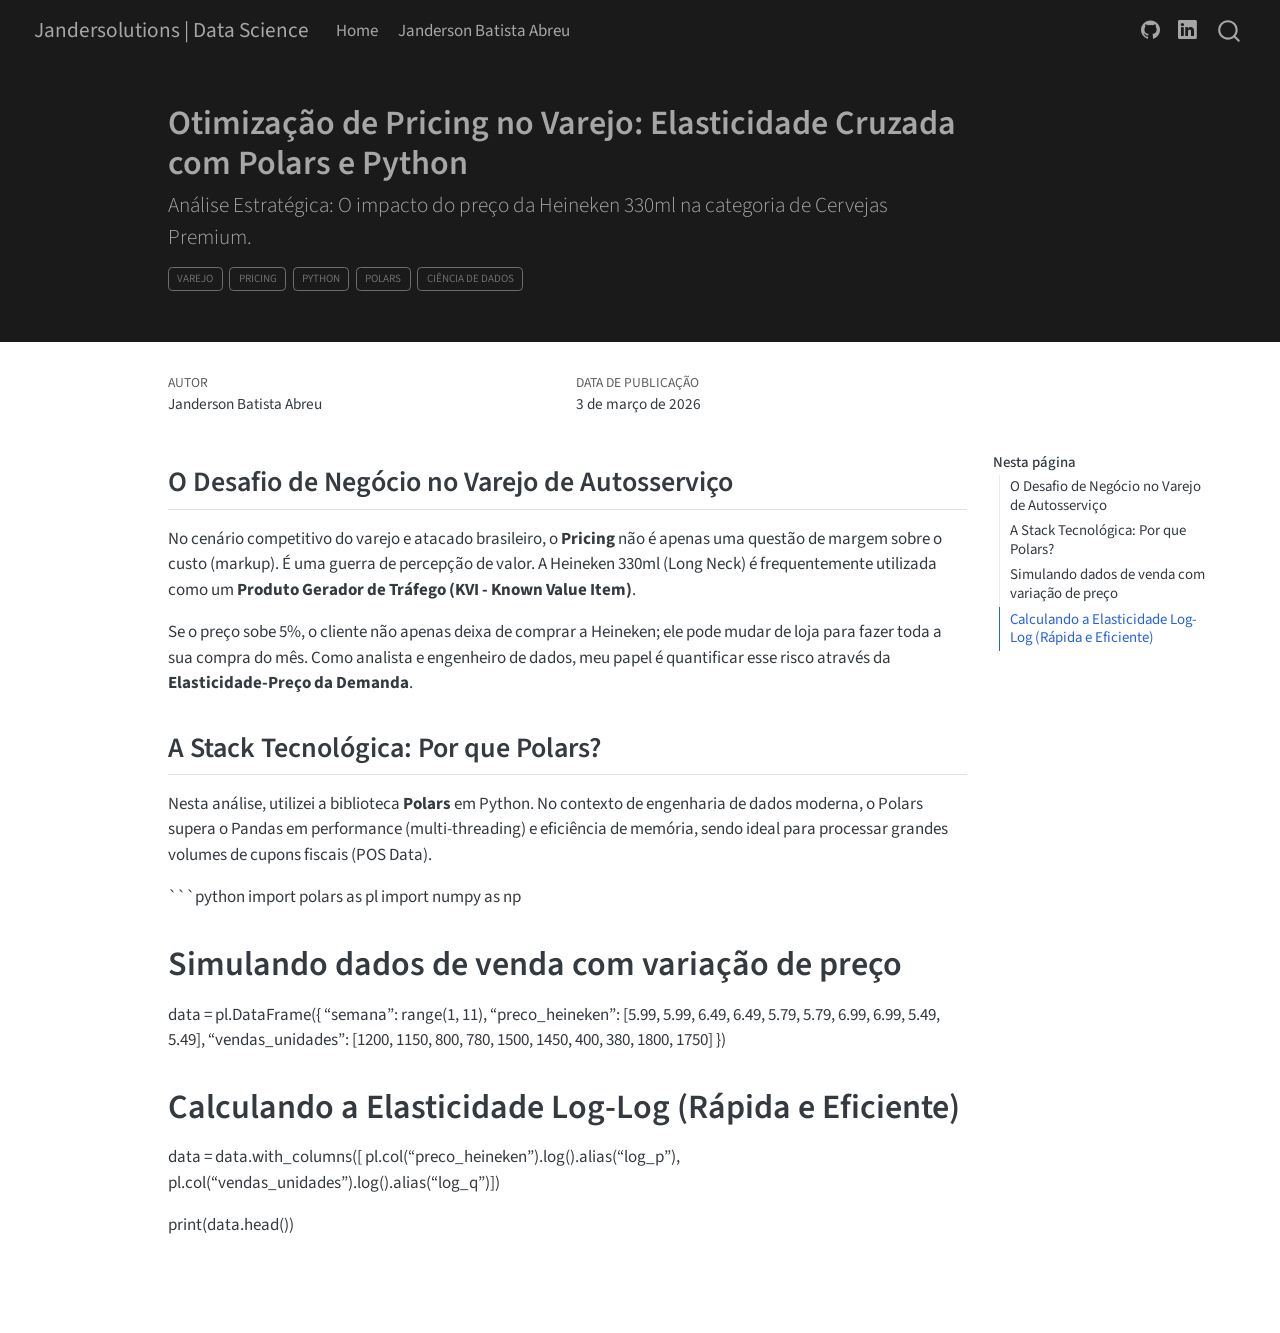
<file: docs/posts/01-pricing-heineken/index.html>
<!DOCTYPE html>
<html xmlns="http://www.w3.org/1999/xhtml" lang="pt-br" xml:lang="pt-br"><head>

<meta charset="utf-8">
<meta name="generator" content="quarto-1.8.25">

<meta name="viewport" content="width=device-width, initial-scale=1.0, user-scalable=yes">

<meta name="author" content="Janderson Batista Abreu">

<title>Otimização de Pricing no Varejo: Elasticidade Cruzada com Polars e Python – Jandersolutions | Data Science</title>
<style>
code{white-space: pre-wrap;}
span.smallcaps{font-variant: small-caps;}
div.columns{display: flex; gap: min(4vw, 1.5em);}
div.column{flex: auto; overflow-x: auto;}
div.hanging-indent{margin-left: 1.5em; text-indent: -1.5em;}
ul.task-list{list-style: none;}
ul.task-list li input[type="checkbox"] {
  width: 0.8em;
  margin: 0 0.8em 0.2em -1em; /* quarto-specific, see https://github.com/quarto-dev/quarto-cli/issues/4556 */ 
  vertical-align: middle;
}
</style>


<script src="../../site_libs/quarto-nav/quarto-nav.js"></script>
<script src="../../site_libs/quarto-nav/headroom.min.js"></script>
<script src="../../site_libs/clipboard/clipboard.min.js"></script>
<script src="../../site_libs/quarto-search/autocomplete.umd.js"></script>
<script src="../../site_libs/quarto-search/fuse.min.js"></script>
<script src="../../site_libs/quarto-search/quarto-search.js"></script>
<meta name="quarto:offset" content="../../">
<script src="../../site_libs/quarto-html/quarto.js" type="module"></script>
<script src="../../site_libs/quarto-html/tabsets/tabsets.js" type="module"></script>
<script src="../../site_libs/quarto-html/axe/axe-check.js" type="module"></script>
<script src="../../site_libs/quarto-html/popper.min.js"></script>
<script src="../../site_libs/quarto-html/tippy.umd.min.js"></script>
<script src="../../site_libs/quarto-html/anchor.min.js"></script>
<link href="../../site_libs/quarto-html/tippy.css" rel="stylesheet">
<link href="../../site_libs/quarto-html/quarto-syntax-highlighting-7b89279ff1a6dce999919e0e67d4d9ec.css" rel="stylesheet" id="quarto-text-highlighting-styles">
<script src="../../site_libs/bootstrap/bootstrap.min.js"></script>
<link href="../../site_libs/bootstrap/bootstrap-icons.css" rel="stylesheet">
<link href="../../site_libs/bootstrap/bootstrap-b60b7f6c97b7269f2201949570269bb1.min.css" rel="stylesheet" append-hash="true" id="quarto-bootstrap" data-mode="light">
<script id="quarto-search-options" type="application/json">{
  "location": "navbar",
  "copy-button": false,
  "collapse-after": 3,
  "panel-placement": "end",
  "type": "overlay",
  "limit": 50,
  "keyboard-shortcut": [
    "f",
    "/",
    "s"
  ],
  "show-item-context": false,
  "language": {
    "search-no-results-text": "Nenhum resultado",
    "search-matching-documents-text": "documentos correspondentes",
    "search-copy-link-title": "Copiar link para a busca",
    "search-hide-matches-text": "Esconder correspondências adicionais",
    "search-more-match-text": "mais correspondência neste documento",
    "search-more-matches-text": "mais correspondências neste documento",
    "search-clear-button-title": "Limpar",
    "search-text-placeholder": "",
    "search-detached-cancel-button-title": "Cancelar",
    "search-submit-button-title": "Enviar",
    "search-label": "Procurar"
  }
}</script>


</head>

<body class="nav-fixed quarto-light">

<div id="quarto-search-results"></div>
  <header id="quarto-header" class="headroom fixed-top quarto-banner">
    <nav class="navbar navbar-expand-lg " data-bs-theme="dark">
      <div class="navbar-container container-fluid">
      <div class="navbar-brand-container mx-auto">
    <a href="../../index.html" class="navbar-brand navbar-brand-logo">
    </a>
    <a class="navbar-brand" href="../../index.html">
    <span class="navbar-title">Jandersolutions | Data Science</span>
    </a>
  </div>
            <div id="quarto-search" class="" title="Procurar"></div>
          <button class="navbar-toggler" type="button" data-bs-toggle="collapse" data-bs-target="#navbarCollapse" aria-controls="navbarCollapse" role="menu" aria-expanded="false" aria-label="Alternar de navegação" onclick="if (window.quartoToggleHeadroom) { window.quartoToggleHeadroom(); }">
  <span class="navbar-toggler-icon"></span>
</button>
          <div class="collapse navbar-collapse" id="navbarCollapse">
            <ul class="navbar-nav navbar-nav-scroll me-auto">
  <li class="nav-item">
    <a class="nav-link" href="../../index.html"> 
<span class="menu-text">Home</span></a>
  </li>  
  <li class="nav-item">
    <a class="nav-link" href="../../about.html"> 
<span class="menu-text">Janderson Batista Abreu</span></a>
  </li>  
</ul>
            <ul class="navbar-nav navbar-nav-scroll ms-auto">
  <li class="nav-item compact">
    <a class="nav-link" href="https://github.com/Jandersolutions"> <i class="bi bi-github" role="img">
</i> 
<span class="menu-text"></span></a>
  </li>  
  <li class="nav-item compact">
    <a class="nav-link" href="https://www.linkedin.com/in/janderson-batista-abreu/"> <i class="bi bi-linkedin" role="img">
</i> 
<span class="menu-text"></span></a>
  </li>  
</ul>
          </div> <!-- /navcollapse -->
            <div class="quarto-navbar-tools">
</div>
      </div> <!-- /container-fluid -->
    </nav>
</header>
<!-- content -->
<header id="title-block-header" class="quarto-title-block default page-columns page-full">
  <div class="quarto-title-banner page-columns page-full">
    <div class="quarto-title column-body">
      <h1 class="title">Otimização de Pricing no Varejo: Elasticidade Cruzada com Polars e Python</h1>
            <p class="subtitle lead">Análise Estratégica: O impacto do preço da Heineken 330ml na categoria de Cervejas Premium.</p>
                                <div class="quarto-categories">
                <div class="quarto-category">Varejo</div>
                <div class="quarto-category">Pricing</div>
                <div class="quarto-category">Python</div>
                <div class="quarto-category">Polars</div>
                <div class="quarto-category">Ciência de Dados</div>
              </div>
                  </div>
  </div>
    
  
  <div class="quarto-title-meta">

      <div>
      <div class="quarto-title-meta-heading">Autor</div>
      <div class="quarto-title-meta-contents">
               <p>Janderson Batista Abreu </p>
            </div>
    </div>
      
      <div>
      <div class="quarto-title-meta-heading">Data de Publicação</div>
      <div class="quarto-title-meta-contents">
        <p class="date">3 de março de 2026</p>
      </div>
    </div>
    
      
    </div>
    
  
  </header><div id="quarto-content" class="quarto-container page-columns page-rows-contents page-layout-article page-navbar">
<!-- sidebar -->
<!-- margin-sidebar -->
    <div id="quarto-margin-sidebar" class="sidebar margin-sidebar">
        <nav id="TOC" role="doc-toc" class="toc-active">
    <h2 id="toc-title">Nesta página</h2>
   
  <ul>
  <li><a href="#o-desafio-de-negócio-no-varejo-de-autosserviço" id="toc-o-desafio-de-negócio-no-varejo-de-autosserviço" class="nav-link active" data-scroll-target="#o-desafio-de-negócio-no-varejo-de-autosserviço">O Desafio de Negócio no Varejo de Autosserviço</a></li>
  <li><a href="#a-stack-tecnológica-por-que-polars" id="toc-a-stack-tecnológica-por-que-polars" class="nav-link" data-scroll-target="#a-stack-tecnológica-por-que-polars">A Stack Tecnológica: Por que Polars?</a></li>
  <li><a href="#simulando-dados-de-venda-com-variação-de-preço" id="toc-simulando-dados-de-venda-com-variação-de-preço" class="nav-link" data-scroll-target="#simulando-dados-de-venda-com-variação-de-preço">Simulando dados de venda com variação de preço</a></li>
  <li><a href="#calculando-a-elasticidade-log-log-rápida-e-eficiente" id="toc-calculando-a-elasticidade-log-log-rápida-e-eficiente" class="nav-link" data-scroll-target="#calculando-a-elasticidade-log-log-rápida-e-eficiente">Calculando a Elasticidade Log-Log (Rápida e Eficiente)</a></li>
  </ul>
</nav>
    </div>
<!-- main -->
<main class="content quarto-banner-title-block" id="quarto-document-content">





<section id="o-desafio-de-negócio-no-varejo-de-autosserviço" class="level2">
<h2 class="anchored" data-anchor-id="o-desafio-de-negócio-no-varejo-de-autosserviço">O Desafio de Negócio no Varejo de Autosserviço</h2>
<p>No cenário competitivo do varejo e atacado brasileiro, o <strong>Pricing</strong> não é apenas uma questão de margem sobre o custo (markup). É uma guerra de percepção de valor. A Heineken 330ml (Long Neck) é frequentemente utilizada como um <strong>Produto Gerador de Tráfego (KVI - Known Value Item)</strong>.</p>
<p>Se o preço sobe 5%, o cliente não apenas deixa de comprar a Heineken; ele pode mudar de loja para fazer toda a sua compra do mês. Como analista e engenheiro de dados, meu papel é quantificar esse risco através da <strong>Elasticidade-Preço da Demanda</strong>.</p>
</section>
<section id="a-stack-tecnológica-por-que-polars" class="level2">
<h2 class="anchored" data-anchor-id="a-stack-tecnológica-por-que-polars">A Stack Tecnológica: Por que Polars?</h2>
<p>Nesta análise, utilizei a biblioteca <strong>Polars</strong> em Python. No contexto de engenharia de dados moderna, o Polars supera o Pandas em performance (multi-threading) e eficiência de memória, sendo ideal para processar grandes volumes de cupons fiscais (POS Data).</p>
<p>```python import polars as pl import numpy as np</p>
</section>
<section id="simulando-dados-de-venda-com-variação-de-preço" class="level1">
<h1>Simulando dados de venda com variação de preço</h1>
<p>data = pl.DataFrame({ “semana”: range(1, 11), “preco_heineken”: [5.99, 5.99, 6.49, 6.49, 5.79, 5.79, 6.99, 6.99, 5.49, 5.49], “vendas_unidades”: [1200, 1150, 800, 780, 1500, 1450, 400, 380, 1800, 1750] })</p>
</section>
<section id="calculando-a-elasticidade-log-log-rápida-e-eficiente" class="level1">
<h1>Calculando a Elasticidade Log-Log (Rápida e Eficiente)</h1>
<p>data = data.with_columns([ pl.col(“preco_heineken”).log().alias(“log_p”), pl.col(“vendas_unidades”).log().alias(“log_q”)])</p>
<p>print(data.head())</p>


</section>

</main> <!-- /main -->
<script id="quarto-html-after-body" type="application/javascript">
  window.document.addEventListener("DOMContentLoaded", function (event) {
    const icon = "";
    const anchorJS = new window.AnchorJS();
    anchorJS.options = {
      placement: 'right',
      icon: icon
    };
    anchorJS.add('.anchored');
    const isCodeAnnotation = (el) => {
      for (const clz of el.classList) {
        if (clz.startsWith('code-annotation-')) {                     
          return true;
        }
      }
      return false;
    }
    const onCopySuccess = function(e) {
      // button target
      const button = e.trigger;
      // don't keep focus
      button.blur();
      // flash "checked"
      button.classList.add('code-copy-button-checked');
      var currentTitle = button.getAttribute("title");
      button.setAttribute("title", "Copiada");
      let tooltip;
      if (window.bootstrap) {
        button.setAttribute("data-bs-toggle", "tooltip");
        button.setAttribute("data-bs-placement", "left");
        button.setAttribute("data-bs-title", "Copiada");
        tooltip = new bootstrap.Tooltip(button, 
          { trigger: "manual", 
            customClass: "code-copy-button-tooltip",
            offset: [0, -8]});
        tooltip.show();    
      }
      setTimeout(function() {
        if (tooltip) {
          tooltip.hide();
          button.removeAttribute("data-bs-title");
          button.removeAttribute("data-bs-toggle");
          button.removeAttribute("data-bs-placement");
        }
        button.setAttribute("title", currentTitle);
        button.classList.remove('code-copy-button-checked');
      }, 1000);
      // clear code selection
      e.clearSelection();
    }
    const getTextToCopy = function(trigger) {
      const outerScaffold = trigger.parentElement.cloneNode(true);
      const codeEl = outerScaffold.querySelector('code');
      for (const childEl of codeEl.children) {
        if (isCodeAnnotation(childEl)) {
          childEl.remove();
        }
      }
      return codeEl.innerText;
    }
    const clipboard = new window.ClipboardJS('.code-copy-button:not([data-in-quarto-modal])', {
      text: getTextToCopy
    });
    clipboard.on('success', onCopySuccess);
    if (window.document.getElementById('quarto-embedded-source-code-modal')) {
      const clipboardModal = new window.ClipboardJS('.code-copy-button[data-in-quarto-modal]', {
        text: getTextToCopy,
        container: window.document.getElementById('quarto-embedded-source-code-modal')
      });
      clipboardModal.on('success', onCopySuccess);
    }
      var localhostRegex = new RegExp(/^(?:http|https):\/\/localhost\:?[0-9]*\//);
      var mailtoRegex = new RegExp(/^mailto:/);
        var filterRegex = new RegExp("https:\/\/jandersolutions\.github\.io\/estudos_analises\/");
      var isInternal = (href) => {
          return filterRegex.test(href) || localhostRegex.test(href) || mailtoRegex.test(href);
      }
      // Inspect non-navigation links and adorn them if external
     var links = window.document.querySelectorAll('a[href]:not(.nav-link):not(.navbar-brand):not(.toc-action):not(.sidebar-link):not(.sidebar-item-toggle):not(.pagination-link):not(.no-external):not([aria-hidden]):not(.dropdown-item):not(.quarto-navigation-tool):not(.about-link)');
      for (var i=0; i<links.length; i++) {
        const link = links[i];
        if (!isInternal(link.href)) {
          // undo the damage that might have been done by quarto-nav.js in the case of
          // links that we want to consider external
          if (link.dataset.originalHref !== undefined) {
            link.href = link.dataset.originalHref;
          }
        }
      }
    function tippyHover(el, contentFn, onTriggerFn, onUntriggerFn) {
      const config = {
        allowHTML: true,
        maxWidth: 500,
        delay: 100,
        arrow: false,
        appendTo: function(el) {
            return el.parentElement;
        },
        interactive: true,
        interactiveBorder: 10,
        theme: 'quarto',
        placement: 'bottom-start',
      };
      if (contentFn) {
        config.content = contentFn;
      }
      if (onTriggerFn) {
        config.onTrigger = onTriggerFn;
      }
      if (onUntriggerFn) {
        config.onUntrigger = onUntriggerFn;
      }
      window.tippy(el, config); 
    }
    const noterefs = window.document.querySelectorAll('a[role="doc-noteref"]');
    for (var i=0; i<noterefs.length; i++) {
      const ref = noterefs[i];
      tippyHover(ref, function() {
        // use id or data attribute instead here
        let href = ref.getAttribute('data-footnote-href') || ref.getAttribute('href');
        try { href = new URL(href).hash; } catch {}
        const id = href.replace(/^#\/?/, "");
        const note = window.document.getElementById(id);
        if (note) {
          return note.innerHTML;
        } else {
          return "";
        }
      });
    }
    const xrefs = window.document.querySelectorAll('a.quarto-xref');
    const processXRef = (id, note) => {
      // Strip column container classes
      const stripColumnClz = (el) => {
        el.classList.remove("page-full", "page-columns");
        if (el.children) {
          for (const child of el.children) {
            stripColumnClz(child);
          }
        }
      }
      stripColumnClz(note)
      if (id === null || id.startsWith('sec-')) {
        // Special case sections, only their first couple elements
        const container = document.createElement("div");
        if (note.children && note.children.length > 2) {
          container.appendChild(note.children[0].cloneNode(true));
          for (let i = 1; i < note.children.length; i++) {
            const child = note.children[i];
            if (child.tagName === "P" && child.innerText === "") {
              continue;
            } else {
              container.appendChild(child.cloneNode(true));
              break;
            }
          }
          if (window.Quarto?.typesetMath) {
            window.Quarto.typesetMath(container);
          }
          return container.innerHTML
        } else {
          if (window.Quarto?.typesetMath) {
            window.Quarto.typesetMath(note);
          }
          return note.innerHTML;
        }
      } else {
        // Remove any anchor links if they are present
        const anchorLink = note.querySelector('a.anchorjs-link');
        if (anchorLink) {
          anchorLink.remove();
        }
        if (window.Quarto?.typesetMath) {
          window.Quarto.typesetMath(note);
        }
        if (note.classList.contains("callout")) {
          return note.outerHTML;
        } else {
          return note.innerHTML;
        }
      }
    }
    for (var i=0; i<xrefs.length; i++) {
      const xref = xrefs[i];
      tippyHover(xref, undefined, function(instance) {
        instance.disable();
        let url = xref.getAttribute('href');
        let hash = undefined; 
        if (url.startsWith('#')) {
          hash = url;
        } else {
          try { hash = new URL(url).hash; } catch {}
        }
        if (hash) {
          const id = hash.replace(/^#\/?/, "");
          const note = window.document.getElementById(id);
          if (note !== null) {
            try {
              const html = processXRef(id, note.cloneNode(true));
              instance.setContent(html);
            } finally {
              instance.enable();
              instance.show();
            }
          } else {
            // See if we can fetch this
            fetch(url.split('#')[0])
            .then(res => res.text())
            .then(html => {
              const parser = new DOMParser();
              const htmlDoc = parser.parseFromString(html, "text/html");
              const note = htmlDoc.getElementById(id);
              if (note !== null) {
                const html = processXRef(id, note);
                instance.setContent(html);
              } 
            }).finally(() => {
              instance.enable();
              instance.show();
            });
          }
        } else {
          // See if we can fetch a full url (with no hash to target)
          // This is a special case and we should probably do some content thinning / targeting
          fetch(url)
          .then(res => res.text())
          .then(html => {
            const parser = new DOMParser();
            const htmlDoc = parser.parseFromString(html, "text/html");
            const note = htmlDoc.querySelector('main.content');
            if (note !== null) {
              // This should only happen for chapter cross references
              // (since there is no id in the URL)
              // remove the first header
              if (note.children.length > 0 && note.children[0].tagName === "HEADER") {
                note.children[0].remove();
              }
              const html = processXRef(null, note);
              instance.setContent(html);
            } 
          }).finally(() => {
            instance.enable();
            instance.show();
          });
        }
      }, function(instance) {
      });
    }
        let selectedAnnoteEl;
        const selectorForAnnotation = ( cell, annotation) => {
          let cellAttr = 'data-code-cell="' + cell + '"';
          let lineAttr = 'data-code-annotation="' +  annotation + '"';
          const selector = 'span[' + cellAttr + '][' + lineAttr + ']';
          return selector;
        }
        const selectCodeLines = (annoteEl) => {
          const doc = window.document;
          const targetCell = annoteEl.getAttribute("data-target-cell");
          const targetAnnotation = annoteEl.getAttribute("data-target-annotation");
          const annoteSpan = window.document.querySelector(selectorForAnnotation(targetCell, targetAnnotation));
          const lines = annoteSpan.getAttribute("data-code-lines").split(",");
          const lineIds = lines.map((line) => {
            return targetCell + "-" + line;
          })
          let top = null;
          let height = null;
          let parent = null;
          if (lineIds.length > 0) {
              //compute the position of the single el (top and bottom and make a div)
              const el = window.document.getElementById(lineIds[0]);
              top = el.offsetTop;
              height = el.offsetHeight;
              parent = el.parentElement.parentElement;
            if (lineIds.length > 1) {
              const lastEl = window.document.getElementById(lineIds[lineIds.length - 1]);
              const bottom = lastEl.offsetTop + lastEl.offsetHeight;
              height = bottom - top;
            }
            if (top !== null && height !== null && parent !== null) {
              // cook up a div (if necessary) and position it 
              let div = window.document.getElementById("code-annotation-line-highlight");
              if (div === null) {
                div = window.document.createElement("div");
                div.setAttribute("id", "code-annotation-line-highlight");
                div.style.position = 'absolute';
                parent.appendChild(div);
              }
              div.style.top = top - 2 + "px";
              div.style.height = height + 4 + "px";
              div.style.left = 0;
              let gutterDiv = window.document.getElementById("code-annotation-line-highlight-gutter");
              if (gutterDiv === null) {
                gutterDiv = window.document.createElement("div");
                gutterDiv.setAttribute("id", "code-annotation-line-highlight-gutter");
                gutterDiv.style.position = 'absolute';
                const codeCell = window.document.getElementById(targetCell);
                const gutter = codeCell.querySelector('.code-annotation-gutter');
                gutter.appendChild(gutterDiv);
              }
              gutterDiv.style.top = top - 2 + "px";
              gutterDiv.style.height = height + 4 + "px";
            }
            selectedAnnoteEl = annoteEl;
          }
        };
        const unselectCodeLines = () => {
          const elementsIds = ["code-annotation-line-highlight", "code-annotation-line-highlight-gutter"];
          elementsIds.forEach((elId) => {
            const div = window.document.getElementById(elId);
            if (div) {
              div.remove();
            }
          });
          selectedAnnoteEl = undefined;
        };
          // Handle positioning of the toggle
      window.addEventListener(
        "resize",
        throttle(() => {
          elRect = undefined;
          if (selectedAnnoteEl) {
            selectCodeLines(selectedAnnoteEl);
          }
        }, 10)
      );
      function throttle(fn, ms) {
      let throttle = false;
      let timer;
        return (...args) => {
          if(!throttle) { // first call gets through
              fn.apply(this, args);
              throttle = true;
          } else { // all the others get throttled
              if(timer) clearTimeout(timer); // cancel #2
              timer = setTimeout(() => {
                fn.apply(this, args);
                timer = throttle = false;
              }, ms);
          }
        };
      }
        // Attach click handler to the DT
        const annoteDls = window.document.querySelectorAll('dt[data-target-cell]');
        for (const annoteDlNode of annoteDls) {
          annoteDlNode.addEventListener('click', (event) => {
            const clickedEl = event.target;
            if (clickedEl !== selectedAnnoteEl) {
              unselectCodeLines();
              const activeEl = window.document.querySelector('dt[data-target-cell].code-annotation-active');
              if (activeEl) {
                activeEl.classList.remove('code-annotation-active');
              }
              selectCodeLines(clickedEl);
              clickedEl.classList.add('code-annotation-active');
            } else {
              // Unselect the line
              unselectCodeLines();
              clickedEl.classList.remove('code-annotation-active');
            }
          });
        }
    const findCites = (el) => {
      const parentEl = el.parentElement;
      if (parentEl) {
        const cites = parentEl.dataset.cites;
        if (cites) {
          return {
            el,
            cites: cites.split(' ')
          };
        } else {
          return findCites(el.parentElement)
        }
      } else {
        return undefined;
      }
    };
    var bibliorefs = window.document.querySelectorAll('a[role="doc-biblioref"]');
    for (var i=0; i<bibliorefs.length; i++) {
      const ref = bibliorefs[i];
      const citeInfo = findCites(ref);
      if (citeInfo) {
        tippyHover(citeInfo.el, function() {
          var popup = window.document.createElement('div');
          citeInfo.cites.forEach(function(cite) {
            var citeDiv = window.document.createElement('div');
            citeDiv.classList.add('hanging-indent');
            citeDiv.classList.add('csl-entry');
            var biblioDiv = window.document.getElementById('ref-' + cite);
            if (biblioDiv) {
              citeDiv.innerHTML = biblioDiv.innerHTML;
            }
            popup.appendChild(citeDiv);
          });
          return popup.innerHTML;
        });
      }
    }
  });
  </script>
</div> <!-- /content -->




</body></html>
</file>
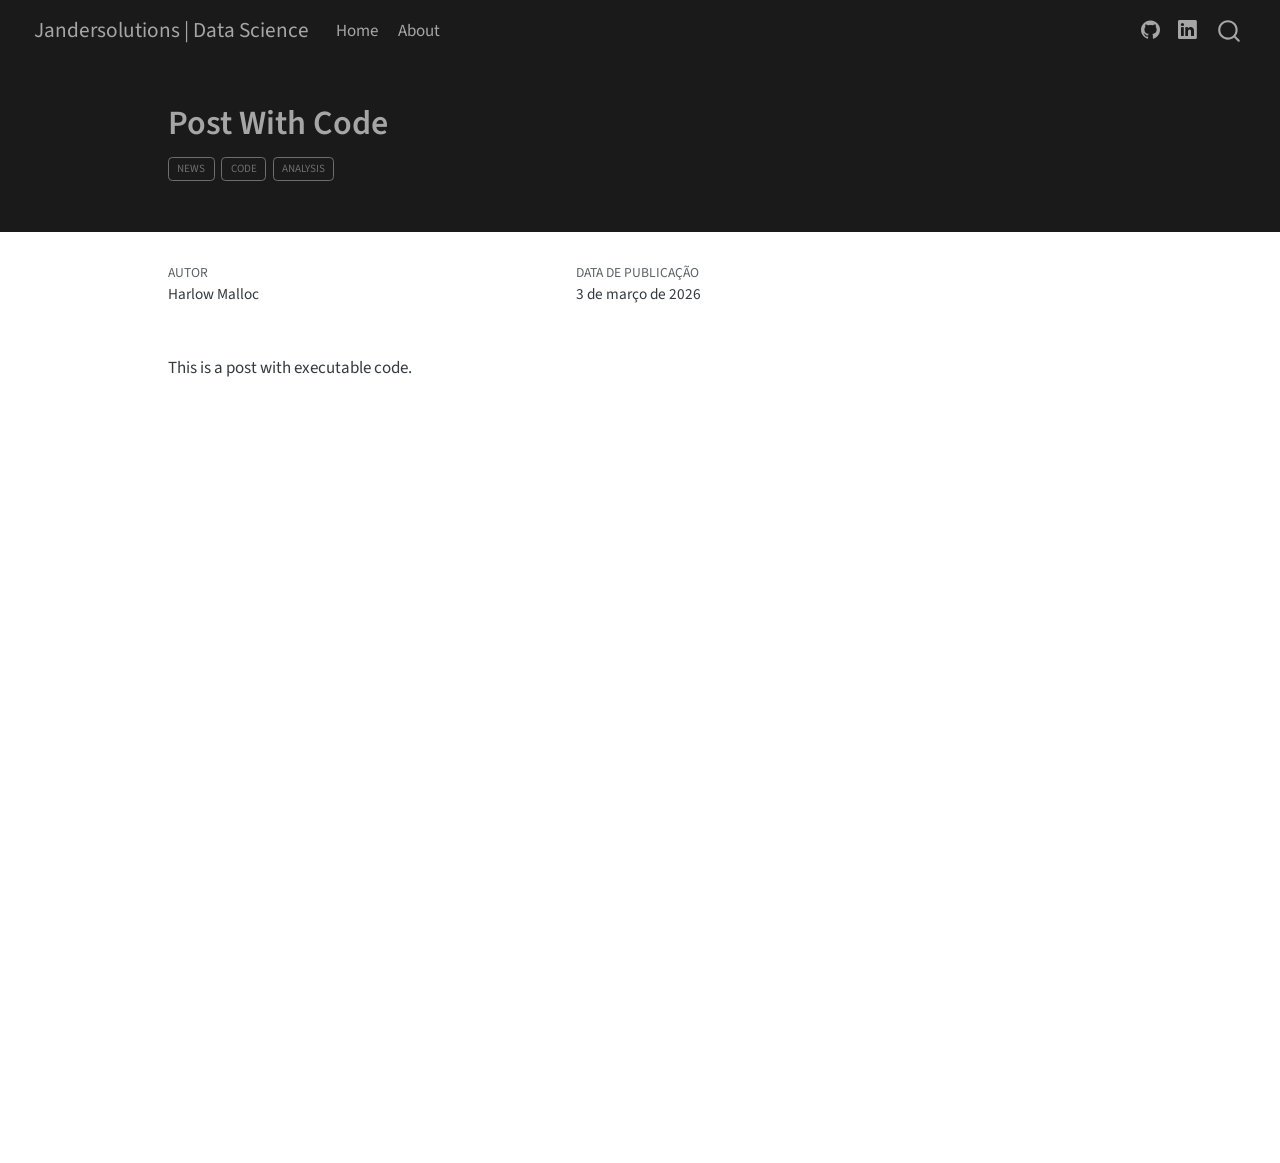
<file: docs/posts/post-with-code/index.html>
<!DOCTYPE html>
<html xmlns="http://www.w3.org/1999/xhtml" lang="pt-br" xml:lang="pt-br"><head>

<meta charset="utf-8">
<meta name="generator" content="quarto-1.8.25">

<meta name="viewport" content="width=device-width, initial-scale=1.0, user-scalable=yes">

<meta name="author" content="Harlow Malloc">

<title>Post With Code – Jandersolutions | Data Science</title>
<style>
code{white-space: pre-wrap;}
span.smallcaps{font-variant: small-caps;}
div.columns{display: flex; gap: min(4vw, 1.5em);}
div.column{flex: auto; overflow-x: auto;}
div.hanging-indent{margin-left: 1.5em; text-indent: -1.5em;}
ul.task-list{list-style: none;}
ul.task-list li input[type="checkbox"] {
  width: 0.8em;
  margin: 0 0.8em 0.2em -1em; /* quarto-specific, see https://github.com/quarto-dev/quarto-cli/issues/4556 */ 
  vertical-align: middle;
}
</style>


<script src="../../site_libs/quarto-nav/quarto-nav.js"></script>
<script src="../../site_libs/quarto-nav/headroom.min.js"></script>
<script src="../../site_libs/clipboard/clipboard.min.js"></script>
<script src="../../site_libs/quarto-search/autocomplete.umd.js"></script>
<script src="../../site_libs/quarto-search/fuse.min.js"></script>
<script src="../../site_libs/quarto-search/quarto-search.js"></script>
<meta name="quarto:offset" content="../../">
<script src="../../site_libs/quarto-html/quarto.js" type="module"></script>
<script src="../../site_libs/quarto-html/tabsets/tabsets.js" type="module"></script>
<script src="../../site_libs/quarto-html/axe/axe-check.js" type="module"></script>
<script src="../../site_libs/quarto-html/popper.min.js"></script>
<script src="../../site_libs/quarto-html/tippy.umd.min.js"></script>
<script src="../../site_libs/quarto-html/anchor.min.js"></script>
<link href="../../site_libs/quarto-html/tippy.css" rel="stylesheet">
<link href="../../site_libs/quarto-html/quarto-syntax-highlighting-7b89279ff1a6dce999919e0e67d4d9ec.css" rel="stylesheet" id="quarto-text-highlighting-styles">
<script src="../../site_libs/bootstrap/bootstrap.min.js"></script>
<link href="../../site_libs/bootstrap/bootstrap-icons.css" rel="stylesheet">
<link href="../../site_libs/bootstrap/bootstrap-b60b7f6c97b7269f2201949570269bb1.min.css" rel="stylesheet" append-hash="true" id="quarto-bootstrap" data-mode="light">
<script id="quarto-search-options" type="application/json">{
  "location": "navbar",
  "copy-button": false,
  "collapse-after": 3,
  "panel-placement": "end",
  "type": "overlay",
  "limit": 50,
  "keyboard-shortcut": [
    "f",
    "/",
    "s"
  ],
  "show-item-context": false,
  "language": {
    "search-no-results-text": "Nenhum resultado",
    "search-matching-documents-text": "documentos correspondentes",
    "search-copy-link-title": "Copiar link para a busca",
    "search-hide-matches-text": "Esconder correspondências adicionais",
    "search-more-match-text": "mais correspondência neste documento",
    "search-more-matches-text": "mais correspondências neste documento",
    "search-clear-button-title": "Limpar",
    "search-text-placeholder": "",
    "search-detached-cancel-button-title": "Cancelar",
    "search-submit-button-title": "Enviar",
    "search-label": "Procurar"
  }
}</script>


</head>

<body class="nav-fixed quarto-light">

<div id="quarto-search-results"></div>
  <header id="quarto-header" class="headroom fixed-top quarto-banner">
    <nav class="navbar navbar-expand-lg " data-bs-theme="dark">
      <div class="navbar-container container-fluid">
      <div class="navbar-brand-container mx-auto">
    <a href="../../index.html" class="navbar-brand navbar-brand-logo">
    </a>
    <a class="navbar-brand" href="../../index.html">
    <span class="navbar-title">Jandersolutions | Data Science</span>
    </a>
  </div>
            <div id="quarto-search" class="" title="Procurar"></div>
          <button class="navbar-toggler" type="button" data-bs-toggle="collapse" data-bs-target="#navbarCollapse" aria-controls="navbarCollapse" role="menu" aria-expanded="false" aria-label="Alternar de navegação" onclick="if (window.quartoToggleHeadroom) { window.quartoToggleHeadroom(); }">
  <span class="navbar-toggler-icon"></span>
</button>
          <div class="collapse navbar-collapse" id="navbarCollapse">
            <ul class="navbar-nav navbar-nav-scroll me-auto">
  <li class="nav-item">
    <a class="nav-link" href="../../index.html"> 
<span class="menu-text">Home</span></a>
  </li>  
  <li class="nav-item">
    <a class="nav-link" href="../../about.html"> 
<span class="menu-text">About</span></a>
  </li>  
</ul>
            <ul class="navbar-nav navbar-nav-scroll ms-auto">
  <li class="nav-item compact">
    <a class="nav-link" href="https://github.com/Jandersolutions"> <i class="bi bi-github" role="img">
</i> 
<span class="menu-text"></span></a>
  </li>  
  <li class="nav-item compact">
    <a class="nav-link" href="https://www.linkedin.com/in/janderson-batista-abreu/"> <i class="bi bi-linkedin" role="img">
</i> 
<span class="menu-text"></span></a>
  </li>  
</ul>
          </div> <!-- /navcollapse -->
            <div class="quarto-navbar-tools">
</div>
      </div> <!-- /container-fluid -->
    </nav>
</header>
<!-- content -->
<header id="title-block-header" class="quarto-title-block default page-columns page-full">
  <div class="quarto-title-banner page-columns page-full">
    <div class="quarto-title column-body">
      <h1 class="title">Post With Code</h1>
                                <div class="quarto-categories">
                <div class="quarto-category">news</div>
                <div class="quarto-category">code</div>
                <div class="quarto-category">analysis</div>
              </div>
                  </div>
  </div>
    
  
  <div class="quarto-title-meta">

      <div>
      <div class="quarto-title-meta-heading">Autor</div>
      <div class="quarto-title-meta-contents">
               <p>Harlow Malloc </p>
            </div>
    </div>
      
      <div>
      <div class="quarto-title-meta-heading">Data de Publicação</div>
      <div class="quarto-title-meta-contents">
        <p class="date">3 de março de 2026</p>
      </div>
    </div>
    
      
    </div>
    
  
  </header><div id="quarto-content" class="quarto-container page-columns page-rows-contents page-layout-article page-navbar">
<!-- sidebar -->
<!-- margin-sidebar -->
    <div id="quarto-margin-sidebar" class="sidebar margin-sidebar zindex-bottom">
        
    </div>
<!-- main -->
<main class="content quarto-banner-title-block" id="quarto-document-content">





<p>This is a post with executable code.</p>



</main> <!-- /main -->
<script id="quarto-html-after-body" type="application/javascript">
  window.document.addEventListener("DOMContentLoaded", function (event) {
    const icon = "";
    const anchorJS = new window.AnchorJS();
    anchorJS.options = {
      placement: 'right',
      icon: icon
    };
    anchorJS.add('.anchored');
    const isCodeAnnotation = (el) => {
      for (const clz of el.classList) {
        if (clz.startsWith('code-annotation-')) {                     
          return true;
        }
      }
      return false;
    }
    const onCopySuccess = function(e) {
      // button target
      const button = e.trigger;
      // don't keep focus
      button.blur();
      // flash "checked"
      button.classList.add('code-copy-button-checked');
      var currentTitle = button.getAttribute("title");
      button.setAttribute("title", "Copiada");
      let tooltip;
      if (window.bootstrap) {
        button.setAttribute("data-bs-toggle", "tooltip");
        button.setAttribute("data-bs-placement", "left");
        button.setAttribute("data-bs-title", "Copiada");
        tooltip = new bootstrap.Tooltip(button, 
          { trigger: "manual", 
            customClass: "code-copy-button-tooltip",
            offset: [0, -8]});
        tooltip.show();    
      }
      setTimeout(function() {
        if (tooltip) {
          tooltip.hide();
          button.removeAttribute("data-bs-title");
          button.removeAttribute("data-bs-toggle");
          button.removeAttribute("data-bs-placement");
        }
        button.setAttribute("title", currentTitle);
        button.classList.remove('code-copy-button-checked');
      }, 1000);
      // clear code selection
      e.clearSelection();
    }
    const getTextToCopy = function(trigger) {
      const outerScaffold = trigger.parentElement.cloneNode(true);
      const codeEl = outerScaffold.querySelector('code');
      for (const childEl of codeEl.children) {
        if (isCodeAnnotation(childEl)) {
          childEl.remove();
        }
      }
      return codeEl.innerText;
    }
    const clipboard = new window.ClipboardJS('.code-copy-button:not([data-in-quarto-modal])', {
      text: getTextToCopy
    });
    clipboard.on('success', onCopySuccess);
    if (window.document.getElementById('quarto-embedded-source-code-modal')) {
      const clipboardModal = new window.ClipboardJS('.code-copy-button[data-in-quarto-modal]', {
        text: getTextToCopy,
        container: window.document.getElementById('quarto-embedded-source-code-modal')
      });
      clipboardModal.on('success', onCopySuccess);
    }
      var localhostRegex = new RegExp(/^(?:http|https):\/\/localhost\:?[0-9]*\//);
      var mailtoRegex = new RegExp(/^mailto:/);
        var filterRegex = new RegExp("https:\/\/jandersolutions\.github\.io\/estudos_analises\/");
      var isInternal = (href) => {
          return filterRegex.test(href) || localhostRegex.test(href) || mailtoRegex.test(href);
      }
      // Inspect non-navigation links and adorn them if external
     var links = window.document.querySelectorAll('a[href]:not(.nav-link):not(.navbar-brand):not(.toc-action):not(.sidebar-link):not(.sidebar-item-toggle):not(.pagination-link):not(.no-external):not([aria-hidden]):not(.dropdown-item):not(.quarto-navigation-tool):not(.about-link)');
      for (var i=0; i<links.length; i++) {
        const link = links[i];
        if (!isInternal(link.href)) {
          // undo the damage that might have been done by quarto-nav.js in the case of
          // links that we want to consider external
          if (link.dataset.originalHref !== undefined) {
            link.href = link.dataset.originalHref;
          }
        }
      }
    function tippyHover(el, contentFn, onTriggerFn, onUntriggerFn) {
      const config = {
        allowHTML: true,
        maxWidth: 500,
        delay: 100,
        arrow: false,
        appendTo: function(el) {
            return el.parentElement;
        },
        interactive: true,
        interactiveBorder: 10,
        theme: 'quarto',
        placement: 'bottom-start',
      };
      if (contentFn) {
        config.content = contentFn;
      }
      if (onTriggerFn) {
        config.onTrigger = onTriggerFn;
      }
      if (onUntriggerFn) {
        config.onUntrigger = onUntriggerFn;
      }
      window.tippy(el, config); 
    }
    const noterefs = window.document.querySelectorAll('a[role="doc-noteref"]');
    for (var i=0; i<noterefs.length; i++) {
      const ref = noterefs[i];
      tippyHover(ref, function() {
        // use id or data attribute instead here
        let href = ref.getAttribute('data-footnote-href') || ref.getAttribute('href');
        try { href = new URL(href).hash; } catch {}
        const id = href.replace(/^#\/?/, "");
        const note = window.document.getElementById(id);
        if (note) {
          return note.innerHTML;
        } else {
          return "";
        }
      });
    }
    const xrefs = window.document.querySelectorAll('a.quarto-xref');
    const processXRef = (id, note) => {
      // Strip column container classes
      const stripColumnClz = (el) => {
        el.classList.remove("page-full", "page-columns");
        if (el.children) {
          for (const child of el.children) {
            stripColumnClz(child);
          }
        }
      }
      stripColumnClz(note)
      if (id === null || id.startsWith('sec-')) {
        // Special case sections, only their first couple elements
        const container = document.createElement("div");
        if (note.children && note.children.length > 2) {
          container.appendChild(note.children[0].cloneNode(true));
          for (let i = 1; i < note.children.length; i++) {
            const child = note.children[i];
            if (child.tagName === "P" && child.innerText === "") {
              continue;
            } else {
              container.appendChild(child.cloneNode(true));
              break;
            }
          }
          if (window.Quarto?.typesetMath) {
            window.Quarto.typesetMath(container);
          }
          return container.innerHTML
        } else {
          if (window.Quarto?.typesetMath) {
            window.Quarto.typesetMath(note);
          }
          return note.innerHTML;
        }
      } else {
        // Remove any anchor links if they are present
        const anchorLink = note.querySelector('a.anchorjs-link');
        if (anchorLink) {
          anchorLink.remove();
        }
        if (window.Quarto?.typesetMath) {
          window.Quarto.typesetMath(note);
        }
        if (note.classList.contains("callout")) {
          return note.outerHTML;
        } else {
          return note.innerHTML;
        }
      }
    }
    for (var i=0; i<xrefs.length; i++) {
      const xref = xrefs[i];
      tippyHover(xref, undefined, function(instance) {
        instance.disable();
        let url = xref.getAttribute('href');
        let hash = undefined; 
        if (url.startsWith('#')) {
          hash = url;
        } else {
          try { hash = new URL(url).hash; } catch {}
        }
        if (hash) {
          const id = hash.replace(/^#\/?/, "");
          const note = window.document.getElementById(id);
          if (note !== null) {
            try {
              const html = processXRef(id, note.cloneNode(true));
              instance.setContent(html);
            } finally {
              instance.enable();
              instance.show();
            }
          } else {
            // See if we can fetch this
            fetch(url.split('#')[0])
            .then(res => res.text())
            .then(html => {
              const parser = new DOMParser();
              const htmlDoc = parser.parseFromString(html, "text/html");
              const note = htmlDoc.getElementById(id);
              if (note !== null) {
                const html = processXRef(id, note);
                instance.setContent(html);
              } 
            }).finally(() => {
              instance.enable();
              instance.show();
            });
          }
        } else {
          // See if we can fetch a full url (with no hash to target)
          // This is a special case and we should probably do some content thinning / targeting
          fetch(url)
          .then(res => res.text())
          .then(html => {
            const parser = new DOMParser();
            const htmlDoc = parser.parseFromString(html, "text/html");
            const note = htmlDoc.querySelector('main.content');
            if (note !== null) {
              // This should only happen for chapter cross references
              // (since there is no id in the URL)
              // remove the first header
              if (note.children.length > 0 && note.children[0].tagName === "HEADER") {
                note.children[0].remove();
              }
              const html = processXRef(null, note);
              instance.setContent(html);
            } 
          }).finally(() => {
            instance.enable();
            instance.show();
          });
        }
      }, function(instance) {
      });
    }
        let selectedAnnoteEl;
        const selectorForAnnotation = ( cell, annotation) => {
          let cellAttr = 'data-code-cell="' + cell + '"';
          let lineAttr = 'data-code-annotation="' +  annotation + '"';
          const selector = 'span[' + cellAttr + '][' + lineAttr + ']';
          return selector;
        }
        const selectCodeLines = (annoteEl) => {
          const doc = window.document;
          const targetCell = annoteEl.getAttribute("data-target-cell");
          const targetAnnotation = annoteEl.getAttribute("data-target-annotation");
          const annoteSpan = window.document.querySelector(selectorForAnnotation(targetCell, targetAnnotation));
          const lines = annoteSpan.getAttribute("data-code-lines").split(",");
          const lineIds = lines.map((line) => {
            return targetCell + "-" + line;
          })
          let top = null;
          let height = null;
          let parent = null;
          if (lineIds.length > 0) {
              //compute the position of the single el (top and bottom and make a div)
              const el = window.document.getElementById(lineIds[0]);
              top = el.offsetTop;
              height = el.offsetHeight;
              parent = el.parentElement.parentElement;
            if (lineIds.length > 1) {
              const lastEl = window.document.getElementById(lineIds[lineIds.length - 1]);
              const bottom = lastEl.offsetTop + lastEl.offsetHeight;
              height = bottom - top;
            }
            if (top !== null && height !== null && parent !== null) {
              // cook up a div (if necessary) and position it 
              let div = window.document.getElementById("code-annotation-line-highlight");
              if (div === null) {
                div = window.document.createElement("div");
                div.setAttribute("id", "code-annotation-line-highlight");
                div.style.position = 'absolute';
                parent.appendChild(div);
              }
              div.style.top = top - 2 + "px";
              div.style.height = height + 4 + "px";
              div.style.left = 0;
              let gutterDiv = window.document.getElementById("code-annotation-line-highlight-gutter");
              if (gutterDiv === null) {
                gutterDiv = window.document.createElement("div");
                gutterDiv.setAttribute("id", "code-annotation-line-highlight-gutter");
                gutterDiv.style.position = 'absolute';
                const codeCell = window.document.getElementById(targetCell);
                const gutter = codeCell.querySelector('.code-annotation-gutter');
                gutter.appendChild(gutterDiv);
              }
              gutterDiv.style.top = top - 2 + "px";
              gutterDiv.style.height = height + 4 + "px";
            }
            selectedAnnoteEl = annoteEl;
          }
        };
        const unselectCodeLines = () => {
          const elementsIds = ["code-annotation-line-highlight", "code-annotation-line-highlight-gutter"];
          elementsIds.forEach((elId) => {
            const div = window.document.getElementById(elId);
            if (div) {
              div.remove();
            }
          });
          selectedAnnoteEl = undefined;
        };
          // Handle positioning of the toggle
      window.addEventListener(
        "resize",
        throttle(() => {
          elRect = undefined;
          if (selectedAnnoteEl) {
            selectCodeLines(selectedAnnoteEl);
          }
        }, 10)
      );
      function throttle(fn, ms) {
      let throttle = false;
      let timer;
        return (...args) => {
          if(!throttle) { // first call gets through
              fn.apply(this, args);
              throttle = true;
          } else { // all the others get throttled
              if(timer) clearTimeout(timer); // cancel #2
              timer = setTimeout(() => {
                fn.apply(this, args);
                timer = throttle = false;
              }, ms);
          }
        };
      }
        // Attach click handler to the DT
        const annoteDls = window.document.querySelectorAll('dt[data-target-cell]');
        for (const annoteDlNode of annoteDls) {
          annoteDlNode.addEventListener('click', (event) => {
            const clickedEl = event.target;
            if (clickedEl !== selectedAnnoteEl) {
              unselectCodeLines();
              const activeEl = window.document.querySelector('dt[data-target-cell].code-annotation-active');
              if (activeEl) {
                activeEl.classList.remove('code-annotation-active');
              }
              selectCodeLines(clickedEl);
              clickedEl.classList.add('code-annotation-active');
            } else {
              // Unselect the line
              unselectCodeLines();
              clickedEl.classList.remove('code-annotation-active');
            }
          });
        }
    const findCites = (el) => {
      const parentEl = el.parentElement;
      if (parentEl) {
        const cites = parentEl.dataset.cites;
        if (cites) {
          return {
            el,
            cites: cites.split(' ')
          };
        } else {
          return findCites(el.parentElement)
        }
      } else {
        return undefined;
      }
    };
    var bibliorefs = window.document.querySelectorAll('a[role="doc-biblioref"]');
    for (var i=0; i<bibliorefs.length; i++) {
      const ref = bibliorefs[i];
      const citeInfo = findCites(ref);
      if (citeInfo) {
        tippyHover(citeInfo.el, function() {
          var popup = window.document.createElement('div');
          citeInfo.cites.forEach(function(cite) {
            var citeDiv = window.document.createElement('div');
            citeDiv.classList.add('hanging-indent');
            citeDiv.classList.add('csl-entry');
            var biblioDiv = window.document.getElementById('ref-' + cite);
            if (biblioDiv) {
              citeDiv.innerHTML = biblioDiv.innerHTML;
            }
            popup.appendChild(citeDiv);
          });
          return popup.innerHTML;
        });
      }
    }
  });
  </script>
</div> <!-- /content -->




</body></html>
</file>
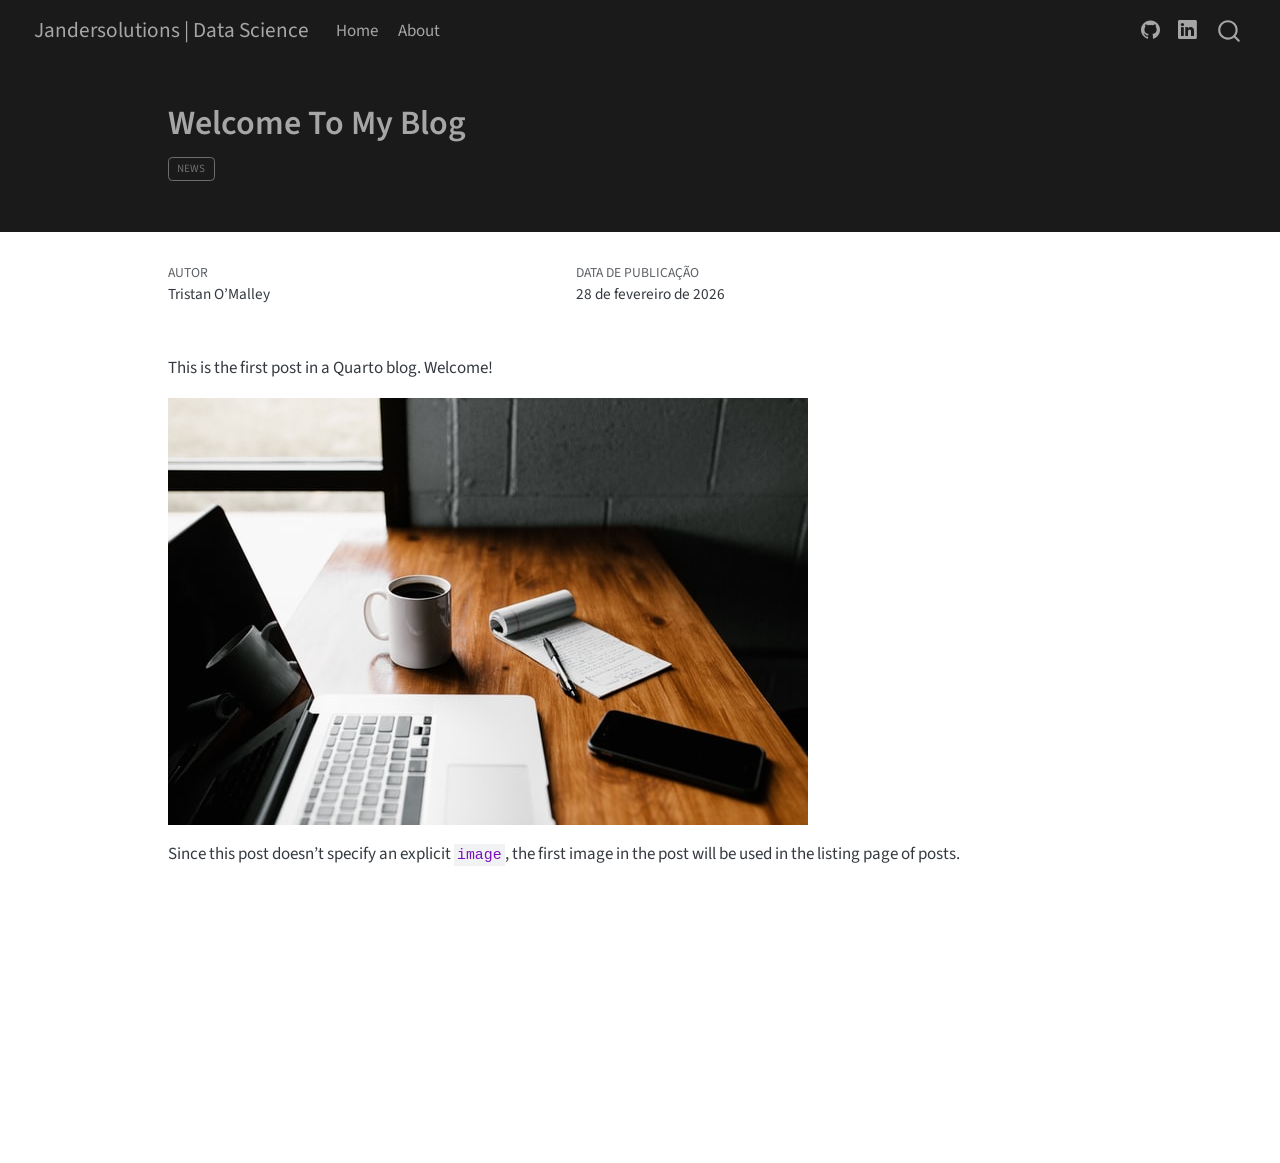
<file: docs/posts/welcome/index.html>
<!DOCTYPE html>
<html xmlns="http://www.w3.org/1999/xhtml" lang="pt-br" xml:lang="pt-br"><head>

<meta charset="utf-8">
<meta name="generator" content="quarto-1.8.25">

<meta name="viewport" content="width=device-width, initial-scale=1.0, user-scalable=yes">

<meta name="author" content="Tristan O’Malley">

<title>Welcome To My Blog – Jandersolutions | Data Science</title>
<style>
code{white-space: pre-wrap;}
span.smallcaps{font-variant: small-caps;}
div.columns{display: flex; gap: min(4vw, 1.5em);}
div.column{flex: auto; overflow-x: auto;}
div.hanging-indent{margin-left: 1.5em; text-indent: -1.5em;}
ul.task-list{list-style: none;}
ul.task-list li input[type="checkbox"] {
  width: 0.8em;
  margin: 0 0.8em 0.2em -1em; /* quarto-specific, see https://github.com/quarto-dev/quarto-cli/issues/4556 */ 
  vertical-align: middle;
}
</style>


<script src="../../site_libs/quarto-nav/quarto-nav.js"></script>
<script src="../../site_libs/quarto-nav/headroom.min.js"></script>
<script src="../../site_libs/clipboard/clipboard.min.js"></script>
<script src="../../site_libs/quarto-search/autocomplete.umd.js"></script>
<script src="../../site_libs/quarto-search/fuse.min.js"></script>
<script src="../../site_libs/quarto-search/quarto-search.js"></script>
<meta name="quarto:offset" content="../../">
<script src="../../site_libs/quarto-html/quarto.js" type="module"></script>
<script src="../../site_libs/quarto-html/tabsets/tabsets.js" type="module"></script>
<script src="../../site_libs/quarto-html/axe/axe-check.js" type="module"></script>
<script src="../../site_libs/quarto-html/popper.min.js"></script>
<script src="../../site_libs/quarto-html/tippy.umd.min.js"></script>
<script src="../../site_libs/quarto-html/anchor.min.js"></script>
<link href="../../site_libs/quarto-html/tippy.css" rel="stylesheet">
<link href="../../site_libs/quarto-html/quarto-syntax-highlighting-7b89279ff1a6dce999919e0e67d4d9ec.css" rel="stylesheet" id="quarto-text-highlighting-styles">
<script src="../../site_libs/bootstrap/bootstrap.min.js"></script>
<link href="../../site_libs/bootstrap/bootstrap-icons.css" rel="stylesheet">
<link href="../../site_libs/bootstrap/bootstrap-b60b7f6c97b7269f2201949570269bb1.min.css" rel="stylesheet" append-hash="true" id="quarto-bootstrap" data-mode="light">
<script id="quarto-search-options" type="application/json">{
  "location": "navbar",
  "copy-button": false,
  "collapse-after": 3,
  "panel-placement": "end",
  "type": "overlay",
  "limit": 50,
  "keyboard-shortcut": [
    "f",
    "/",
    "s"
  ],
  "show-item-context": false,
  "language": {
    "search-no-results-text": "Nenhum resultado",
    "search-matching-documents-text": "documentos correspondentes",
    "search-copy-link-title": "Copiar link para a busca",
    "search-hide-matches-text": "Esconder correspondências adicionais",
    "search-more-match-text": "mais correspondência neste documento",
    "search-more-matches-text": "mais correspondências neste documento",
    "search-clear-button-title": "Limpar",
    "search-text-placeholder": "",
    "search-detached-cancel-button-title": "Cancelar",
    "search-submit-button-title": "Enviar",
    "search-label": "Procurar"
  }
}</script>


</head>

<body class="nav-fixed quarto-light">

<div id="quarto-search-results"></div>
  <header id="quarto-header" class="headroom fixed-top quarto-banner">
    <nav class="navbar navbar-expand-lg " data-bs-theme="dark">
      <div class="navbar-container container-fluid">
      <div class="navbar-brand-container mx-auto">
    <a href="../../index.html" class="navbar-brand navbar-brand-logo">
    </a>
    <a class="navbar-brand" href="../../index.html">
    <span class="navbar-title">Jandersolutions | Data Science</span>
    </a>
  </div>
            <div id="quarto-search" class="" title="Procurar"></div>
          <button class="navbar-toggler" type="button" data-bs-toggle="collapse" data-bs-target="#navbarCollapse" aria-controls="navbarCollapse" role="menu" aria-expanded="false" aria-label="Alternar de navegação" onclick="if (window.quartoToggleHeadroom) { window.quartoToggleHeadroom(); }">
  <span class="navbar-toggler-icon"></span>
</button>
          <div class="collapse navbar-collapse" id="navbarCollapse">
            <ul class="navbar-nav navbar-nav-scroll me-auto">
  <li class="nav-item">
    <a class="nav-link" href="../../index.html"> 
<span class="menu-text">Home</span></a>
  </li>  
  <li class="nav-item">
    <a class="nav-link" href="../../about.html"> 
<span class="menu-text">About</span></a>
  </li>  
</ul>
            <ul class="navbar-nav navbar-nav-scroll ms-auto">
  <li class="nav-item compact">
    <a class="nav-link" href="https://github.com/Jandersolutions"> <i class="bi bi-github" role="img">
</i> 
<span class="menu-text"></span></a>
  </li>  
  <li class="nav-item compact">
    <a class="nav-link" href="https://www.linkedin.com/in/janderson-batista-abreu/"> <i class="bi bi-linkedin" role="img">
</i> 
<span class="menu-text"></span></a>
  </li>  
</ul>
          </div> <!-- /navcollapse -->
            <div class="quarto-navbar-tools">
</div>
      </div> <!-- /container-fluid -->
    </nav>
</header>
<!-- content -->
<header id="title-block-header" class="quarto-title-block default page-columns page-full">
  <div class="quarto-title-banner page-columns page-full">
    <div class="quarto-title column-body">
      <h1 class="title">Welcome To My Blog</h1>
                                <div class="quarto-categories">
                <div class="quarto-category">news</div>
              </div>
                  </div>
  </div>
    
  
  <div class="quarto-title-meta">

      <div>
      <div class="quarto-title-meta-heading">Autor</div>
      <div class="quarto-title-meta-contents">
               <p>Tristan O’Malley </p>
            </div>
    </div>
      
      <div>
      <div class="quarto-title-meta-heading">Data de Publicação</div>
      <div class="quarto-title-meta-contents">
        <p class="date">28 de fevereiro de 2026</p>
      </div>
    </div>
    
      
    </div>
    
  
  </header><div id="quarto-content" class="quarto-container page-columns page-rows-contents page-layout-article page-navbar">
<!-- sidebar -->
<!-- margin-sidebar -->
    <div id="quarto-margin-sidebar" class="sidebar margin-sidebar zindex-bottom">
        
    </div>
<!-- main -->
<main class="content quarto-banner-title-block" id="quarto-document-content">





<p>This is the first post in a Quarto blog. Welcome!</p>
<p><img src="thumbnail.jpg" class="img-fluid"></p>
<p>Since this post doesn’t specify an explicit <code>image</code>, the first image in the post will be used in the listing page of posts.</p>



</main> <!-- /main -->
<script id="quarto-html-after-body" type="application/javascript">
  window.document.addEventListener("DOMContentLoaded", function (event) {
    const icon = "";
    const anchorJS = new window.AnchorJS();
    anchorJS.options = {
      placement: 'right',
      icon: icon
    };
    anchorJS.add('.anchored');
    const isCodeAnnotation = (el) => {
      for (const clz of el.classList) {
        if (clz.startsWith('code-annotation-')) {                     
          return true;
        }
      }
      return false;
    }
    const onCopySuccess = function(e) {
      // button target
      const button = e.trigger;
      // don't keep focus
      button.blur();
      // flash "checked"
      button.classList.add('code-copy-button-checked');
      var currentTitle = button.getAttribute("title");
      button.setAttribute("title", "Copiada");
      let tooltip;
      if (window.bootstrap) {
        button.setAttribute("data-bs-toggle", "tooltip");
        button.setAttribute("data-bs-placement", "left");
        button.setAttribute("data-bs-title", "Copiada");
        tooltip = new bootstrap.Tooltip(button, 
          { trigger: "manual", 
            customClass: "code-copy-button-tooltip",
            offset: [0, -8]});
        tooltip.show();    
      }
      setTimeout(function() {
        if (tooltip) {
          tooltip.hide();
          button.removeAttribute("data-bs-title");
          button.removeAttribute("data-bs-toggle");
          button.removeAttribute("data-bs-placement");
        }
        button.setAttribute("title", currentTitle);
        button.classList.remove('code-copy-button-checked');
      }, 1000);
      // clear code selection
      e.clearSelection();
    }
    const getTextToCopy = function(trigger) {
      const outerScaffold = trigger.parentElement.cloneNode(true);
      const codeEl = outerScaffold.querySelector('code');
      for (const childEl of codeEl.children) {
        if (isCodeAnnotation(childEl)) {
          childEl.remove();
        }
      }
      return codeEl.innerText;
    }
    const clipboard = new window.ClipboardJS('.code-copy-button:not([data-in-quarto-modal])', {
      text: getTextToCopy
    });
    clipboard.on('success', onCopySuccess);
    if (window.document.getElementById('quarto-embedded-source-code-modal')) {
      const clipboardModal = new window.ClipboardJS('.code-copy-button[data-in-quarto-modal]', {
        text: getTextToCopy,
        container: window.document.getElementById('quarto-embedded-source-code-modal')
      });
      clipboardModal.on('success', onCopySuccess);
    }
      var localhostRegex = new RegExp(/^(?:http|https):\/\/localhost\:?[0-9]*\//);
      var mailtoRegex = new RegExp(/^mailto:/);
        var filterRegex = new RegExp("https:\/\/jandersolutions\.github\.io\/estudos_analises\/");
      var isInternal = (href) => {
          return filterRegex.test(href) || localhostRegex.test(href) || mailtoRegex.test(href);
      }
      // Inspect non-navigation links and adorn them if external
     var links = window.document.querySelectorAll('a[href]:not(.nav-link):not(.navbar-brand):not(.toc-action):not(.sidebar-link):not(.sidebar-item-toggle):not(.pagination-link):not(.no-external):not([aria-hidden]):not(.dropdown-item):not(.quarto-navigation-tool):not(.about-link)');
      for (var i=0; i<links.length; i++) {
        const link = links[i];
        if (!isInternal(link.href)) {
          // undo the damage that might have been done by quarto-nav.js in the case of
          // links that we want to consider external
          if (link.dataset.originalHref !== undefined) {
            link.href = link.dataset.originalHref;
          }
        }
      }
    function tippyHover(el, contentFn, onTriggerFn, onUntriggerFn) {
      const config = {
        allowHTML: true,
        maxWidth: 500,
        delay: 100,
        arrow: false,
        appendTo: function(el) {
            return el.parentElement;
        },
        interactive: true,
        interactiveBorder: 10,
        theme: 'quarto',
        placement: 'bottom-start',
      };
      if (contentFn) {
        config.content = contentFn;
      }
      if (onTriggerFn) {
        config.onTrigger = onTriggerFn;
      }
      if (onUntriggerFn) {
        config.onUntrigger = onUntriggerFn;
      }
      window.tippy(el, config); 
    }
    const noterefs = window.document.querySelectorAll('a[role="doc-noteref"]');
    for (var i=0; i<noterefs.length; i++) {
      const ref = noterefs[i];
      tippyHover(ref, function() {
        // use id or data attribute instead here
        let href = ref.getAttribute('data-footnote-href') || ref.getAttribute('href');
        try { href = new URL(href).hash; } catch {}
        const id = href.replace(/^#\/?/, "");
        const note = window.document.getElementById(id);
        if (note) {
          return note.innerHTML;
        } else {
          return "";
        }
      });
    }
    const xrefs = window.document.querySelectorAll('a.quarto-xref');
    const processXRef = (id, note) => {
      // Strip column container classes
      const stripColumnClz = (el) => {
        el.classList.remove("page-full", "page-columns");
        if (el.children) {
          for (const child of el.children) {
            stripColumnClz(child);
          }
        }
      }
      stripColumnClz(note)
      if (id === null || id.startsWith('sec-')) {
        // Special case sections, only their first couple elements
        const container = document.createElement("div");
        if (note.children && note.children.length > 2) {
          container.appendChild(note.children[0].cloneNode(true));
          for (let i = 1; i < note.children.length; i++) {
            const child = note.children[i];
            if (child.tagName === "P" && child.innerText === "") {
              continue;
            } else {
              container.appendChild(child.cloneNode(true));
              break;
            }
          }
          if (window.Quarto?.typesetMath) {
            window.Quarto.typesetMath(container);
          }
          return container.innerHTML
        } else {
          if (window.Quarto?.typesetMath) {
            window.Quarto.typesetMath(note);
          }
          return note.innerHTML;
        }
      } else {
        // Remove any anchor links if they are present
        const anchorLink = note.querySelector('a.anchorjs-link');
        if (anchorLink) {
          anchorLink.remove();
        }
        if (window.Quarto?.typesetMath) {
          window.Quarto.typesetMath(note);
        }
        if (note.classList.contains("callout")) {
          return note.outerHTML;
        } else {
          return note.innerHTML;
        }
      }
    }
    for (var i=0; i<xrefs.length; i++) {
      const xref = xrefs[i];
      tippyHover(xref, undefined, function(instance) {
        instance.disable();
        let url = xref.getAttribute('href');
        let hash = undefined; 
        if (url.startsWith('#')) {
          hash = url;
        } else {
          try { hash = new URL(url).hash; } catch {}
        }
        if (hash) {
          const id = hash.replace(/^#\/?/, "");
          const note = window.document.getElementById(id);
          if (note !== null) {
            try {
              const html = processXRef(id, note.cloneNode(true));
              instance.setContent(html);
            } finally {
              instance.enable();
              instance.show();
            }
          } else {
            // See if we can fetch this
            fetch(url.split('#')[0])
            .then(res => res.text())
            .then(html => {
              const parser = new DOMParser();
              const htmlDoc = parser.parseFromString(html, "text/html");
              const note = htmlDoc.getElementById(id);
              if (note !== null) {
                const html = processXRef(id, note);
                instance.setContent(html);
              } 
            }).finally(() => {
              instance.enable();
              instance.show();
            });
          }
        } else {
          // See if we can fetch a full url (with no hash to target)
          // This is a special case and we should probably do some content thinning / targeting
          fetch(url)
          .then(res => res.text())
          .then(html => {
            const parser = new DOMParser();
            const htmlDoc = parser.parseFromString(html, "text/html");
            const note = htmlDoc.querySelector('main.content');
            if (note !== null) {
              // This should only happen for chapter cross references
              // (since there is no id in the URL)
              // remove the first header
              if (note.children.length > 0 && note.children[0].tagName === "HEADER") {
                note.children[0].remove();
              }
              const html = processXRef(null, note);
              instance.setContent(html);
            } 
          }).finally(() => {
            instance.enable();
            instance.show();
          });
        }
      }, function(instance) {
      });
    }
        let selectedAnnoteEl;
        const selectorForAnnotation = ( cell, annotation) => {
          let cellAttr = 'data-code-cell="' + cell + '"';
          let lineAttr = 'data-code-annotation="' +  annotation + '"';
          const selector = 'span[' + cellAttr + '][' + lineAttr + ']';
          return selector;
        }
        const selectCodeLines = (annoteEl) => {
          const doc = window.document;
          const targetCell = annoteEl.getAttribute("data-target-cell");
          const targetAnnotation = annoteEl.getAttribute("data-target-annotation");
          const annoteSpan = window.document.querySelector(selectorForAnnotation(targetCell, targetAnnotation));
          const lines = annoteSpan.getAttribute("data-code-lines").split(",");
          const lineIds = lines.map((line) => {
            return targetCell + "-" + line;
          })
          let top = null;
          let height = null;
          let parent = null;
          if (lineIds.length > 0) {
              //compute the position of the single el (top and bottom and make a div)
              const el = window.document.getElementById(lineIds[0]);
              top = el.offsetTop;
              height = el.offsetHeight;
              parent = el.parentElement.parentElement;
            if (lineIds.length > 1) {
              const lastEl = window.document.getElementById(lineIds[lineIds.length - 1]);
              const bottom = lastEl.offsetTop + lastEl.offsetHeight;
              height = bottom - top;
            }
            if (top !== null && height !== null && parent !== null) {
              // cook up a div (if necessary) and position it 
              let div = window.document.getElementById("code-annotation-line-highlight");
              if (div === null) {
                div = window.document.createElement("div");
                div.setAttribute("id", "code-annotation-line-highlight");
                div.style.position = 'absolute';
                parent.appendChild(div);
              }
              div.style.top = top - 2 + "px";
              div.style.height = height + 4 + "px";
              div.style.left = 0;
              let gutterDiv = window.document.getElementById("code-annotation-line-highlight-gutter");
              if (gutterDiv === null) {
                gutterDiv = window.document.createElement("div");
                gutterDiv.setAttribute("id", "code-annotation-line-highlight-gutter");
                gutterDiv.style.position = 'absolute';
                const codeCell = window.document.getElementById(targetCell);
                const gutter = codeCell.querySelector('.code-annotation-gutter');
                gutter.appendChild(gutterDiv);
              }
              gutterDiv.style.top = top - 2 + "px";
              gutterDiv.style.height = height + 4 + "px";
            }
            selectedAnnoteEl = annoteEl;
          }
        };
        const unselectCodeLines = () => {
          const elementsIds = ["code-annotation-line-highlight", "code-annotation-line-highlight-gutter"];
          elementsIds.forEach((elId) => {
            const div = window.document.getElementById(elId);
            if (div) {
              div.remove();
            }
          });
          selectedAnnoteEl = undefined;
        };
          // Handle positioning of the toggle
      window.addEventListener(
        "resize",
        throttle(() => {
          elRect = undefined;
          if (selectedAnnoteEl) {
            selectCodeLines(selectedAnnoteEl);
          }
        }, 10)
      );
      function throttle(fn, ms) {
      let throttle = false;
      let timer;
        return (...args) => {
          if(!throttle) { // first call gets through
              fn.apply(this, args);
              throttle = true;
          } else { // all the others get throttled
              if(timer) clearTimeout(timer); // cancel #2
              timer = setTimeout(() => {
                fn.apply(this, args);
                timer = throttle = false;
              }, ms);
          }
        };
      }
        // Attach click handler to the DT
        const annoteDls = window.document.querySelectorAll('dt[data-target-cell]');
        for (const annoteDlNode of annoteDls) {
          annoteDlNode.addEventListener('click', (event) => {
            const clickedEl = event.target;
            if (clickedEl !== selectedAnnoteEl) {
              unselectCodeLines();
              const activeEl = window.document.querySelector('dt[data-target-cell].code-annotation-active');
              if (activeEl) {
                activeEl.classList.remove('code-annotation-active');
              }
              selectCodeLines(clickedEl);
              clickedEl.classList.add('code-annotation-active');
            } else {
              // Unselect the line
              unselectCodeLines();
              clickedEl.classList.remove('code-annotation-active');
            }
          });
        }
    const findCites = (el) => {
      const parentEl = el.parentElement;
      if (parentEl) {
        const cites = parentEl.dataset.cites;
        if (cites) {
          return {
            el,
            cites: cites.split(' ')
          };
        } else {
          return findCites(el.parentElement)
        }
      } else {
        return undefined;
      }
    };
    var bibliorefs = window.document.querySelectorAll('a[role="doc-biblioref"]');
    for (var i=0; i<bibliorefs.length; i++) {
      const ref = bibliorefs[i];
      const citeInfo = findCites(ref);
      if (citeInfo) {
        tippyHover(citeInfo.el, function() {
          var popup = window.document.createElement('div');
          citeInfo.cites.forEach(function(cite) {
            var citeDiv = window.document.createElement('div');
            citeDiv.classList.add('hanging-indent');
            citeDiv.classList.add('csl-entry');
            var biblioDiv = window.document.getElementById('ref-' + cite);
            if (biblioDiv) {
              citeDiv.innerHTML = biblioDiv.innerHTML;
            }
            popup.appendChild(citeDiv);
          });
          return popup.innerHTML;
        });
      }
    }
  });
  </script>
</div> <!-- /content -->




</body></html>
</file>
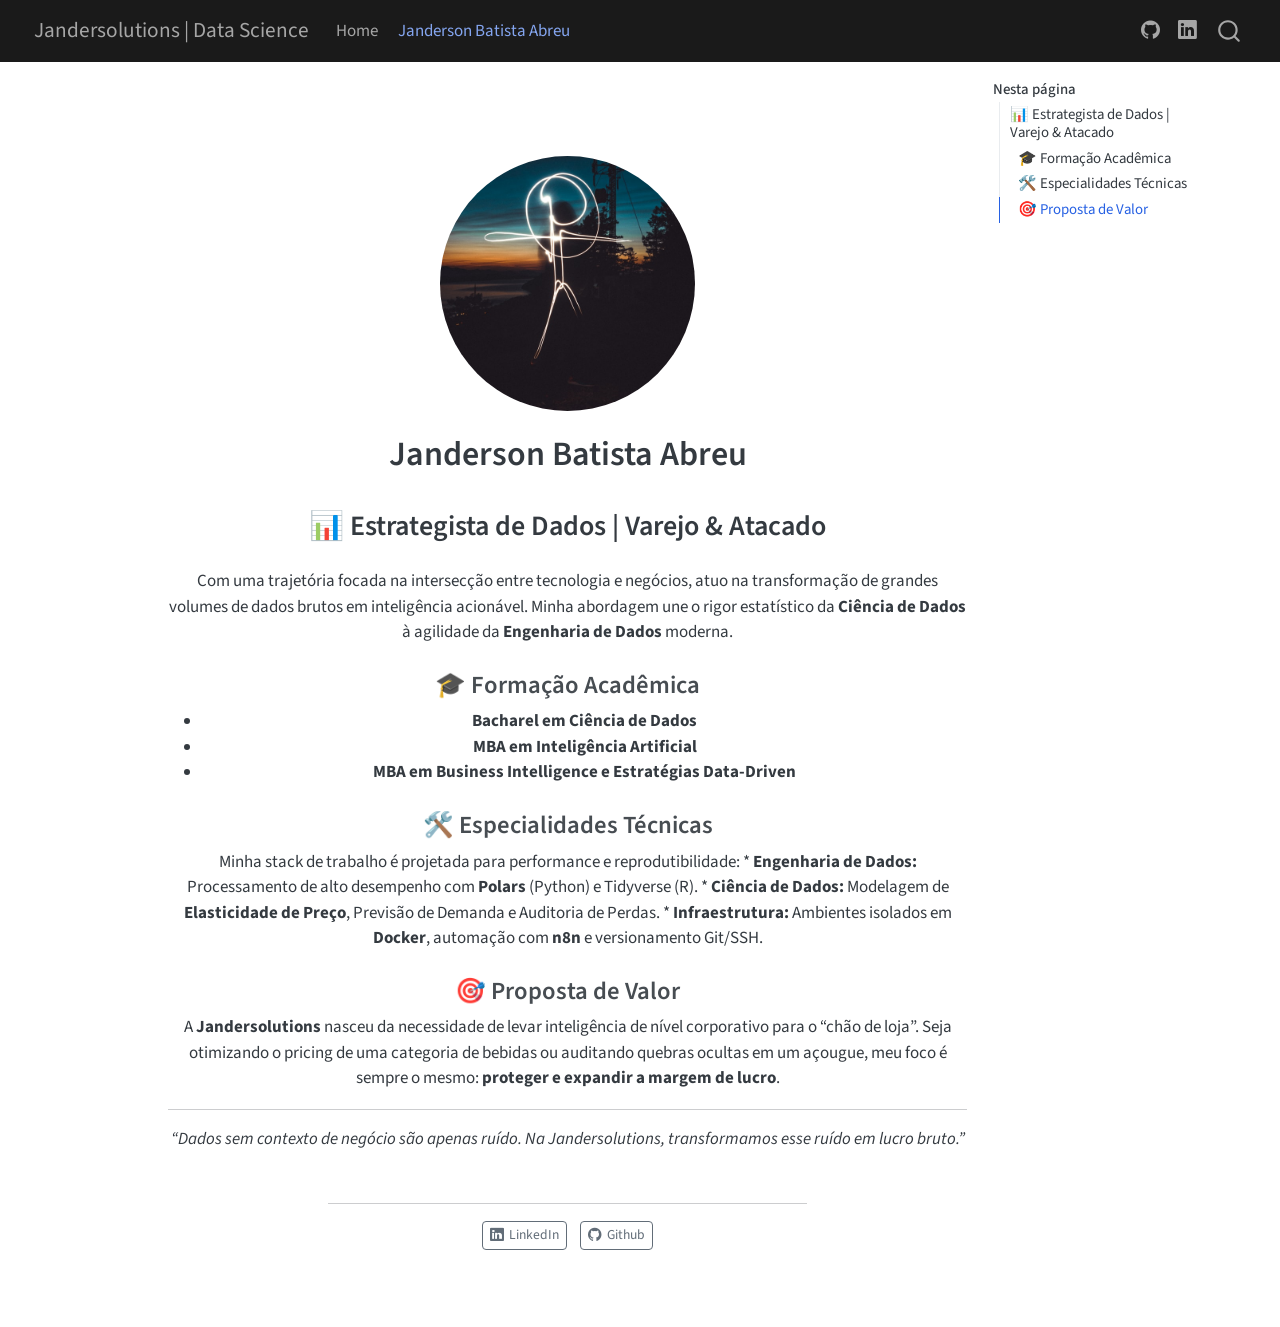
<file: docs/about.html>
<!DOCTYPE html>
<html xmlns="http://www.w3.org/1999/xhtml" lang="pt-br" xml:lang="pt-br"><head>

<meta charset="utf-8">
<meta name="generator" content="quarto-1.8.25">

<meta name="viewport" content="width=device-width, initial-scale=1.0, user-scalable=yes">


<title>Janderson Batista Abreu – Jandersolutions | Data Science</title>
<style>
code{white-space: pre-wrap;}
span.smallcaps{font-variant: small-caps;}
div.columns{display: flex; gap: min(4vw, 1.5em);}
div.column{flex: auto; overflow-x: auto;}
div.hanging-indent{margin-left: 1.5em; text-indent: -1.5em;}
ul.task-list{list-style: none;}
ul.task-list li input[type="checkbox"] {
  width: 0.8em;
  margin: 0 0.8em 0.2em -1em; /* quarto-specific, see https://github.com/quarto-dev/quarto-cli/issues/4556 */ 
  vertical-align: middle;
}
</style>


<script src="site_libs/quarto-nav/quarto-nav.js"></script>
<script src="site_libs/quarto-nav/headroom.min.js"></script>
<script src="site_libs/clipboard/clipboard.min.js"></script>
<script src="site_libs/quarto-search/autocomplete.umd.js"></script>
<script src="site_libs/quarto-search/fuse.min.js"></script>
<script src="site_libs/quarto-search/quarto-search.js"></script>
<meta name="quarto:offset" content="./">
<script src="site_libs/quarto-html/quarto.js" type="module"></script>
<script src="site_libs/quarto-html/tabsets/tabsets.js" type="module"></script>
<script src="site_libs/quarto-html/axe/axe-check.js" type="module"></script>
<script src="site_libs/quarto-html/popper.min.js"></script>
<script src="site_libs/quarto-html/tippy.umd.min.js"></script>
<link href="site_libs/quarto-html/tippy.css" rel="stylesheet">
<link href="site_libs/quarto-html/quarto-syntax-highlighting-7b89279ff1a6dce999919e0e67d4d9ec.css" rel="stylesheet" id="quarto-text-highlighting-styles">
<script src="site_libs/bootstrap/bootstrap.min.js"></script>
<link href="site_libs/bootstrap/bootstrap-icons.css" rel="stylesheet">
<link href="site_libs/bootstrap/bootstrap-b60b7f6c97b7269f2201949570269bb1.min.css" rel="stylesheet" append-hash="true" id="quarto-bootstrap" data-mode="light">
<script id="quarto-search-options" type="application/json">{
  "location": "navbar",
  "copy-button": false,
  "collapse-after": 3,
  "panel-placement": "end",
  "type": "overlay",
  "limit": 50,
  "keyboard-shortcut": [
    "f",
    "/",
    "s"
  ],
  "show-item-context": false,
  "language": {
    "search-no-results-text": "Nenhum resultado",
    "search-matching-documents-text": "documentos correspondentes",
    "search-copy-link-title": "Copiar link para a busca",
    "search-hide-matches-text": "Esconder correspondências adicionais",
    "search-more-match-text": "mais correspondência neste documento",
    "search-more-matches-text": "mais correspondências neste documento",
    "search-clear-button-title": "Limpar",
    "search-text-placeholder": "",
    "search-detached-cancel-button-title": "Cancelar",
    "search-submit-button-title": "Enviar",
    "search-label": "Procurar"
  }
}</script>


</head>

<body class="nav-fixed quarto-light">

<div id="quarto-search-results"></div>
  <header id="quarto-header" class="headroom fixed-top">
    <nav class="navbar navbar-expand-lg " data-bs-theme="dark">
      <div class="navbar-container container-fluid">
      <div class="navbar-brand-container mx-auto">
    <a href="./index.html" class="navbar-brand navbar-brand-logo">
    </a>
    <a class="navbar-brand" href="./index.html">
    <span class="navbar-title">Jandersolutions | Data Science</span>
    </a>
  </div>
            <div id="quarto-search" class="" title="Procurar"></div>
          <button class="navbar-toggler" type="button" data-bs-toggle="collapse" data-bs-target="#navbarCollapse" aria-controls="navbarCollapse" role="menu" aria-expanded="false" aria-label="Alternar de navegação" onclick="if (window.quartoToggleHeadroom) { window.quartoToggleHeadroom(); }">
  <span class="navbar-toggler-icon"></span>
</button>
          <div class="collapse navbar-collapse" id="navbarCollapse">
            <ul class="navbar-nav navbar-nav-scroll me-auto">
  <li class="nav-item">
    <a class="nav-link" href="./index.html"> 
<span class="menu-text">Home</span></a>
  </li>  
  <li class="nav-item">
    <a class="nav-link active" href="./about.html" aria-current="page"> 
<span class="menu-text">Janderson Batista Abreu</span></a>
  </li>  
</ul>
            <ul class="navbar-nav navbar-nav-scroll ms-auto">
  <li class="nav-item compact">
    <a class="nav-link" href="https://github.com/Jandersolutions"> <i class="bi bi-github" role="img">
</i> 
<span class="menu-text"></span></a>
  </li>  
  <li class="nav-item compact">
    <a class="nav-link" href="https://www.linkedin.com/in/janderson-batista-abreu/"> <i class="bi bi-linkedin" role="img">
</i> 
<span class="menu-text"></span></a>
  </li>  
</ul>
          </div> <!-- /navcollapse -->
            <div class="quarto-navbar-tools">
</div>
      </div> <!-- /container-fluid -->
    </nav>
</header>
<!-- content -->
<div id="quarto-content" class="quarto-container page-columns page-rows-contents page-layout-article page-navbar">
<!-- sidebar -->
<!-- margin-sidebar -->
    <div id="quarto-margin-sidebar" class="sidebar margin-sidebar">
        <nav id="TOC" role="doc-toc" class="toc-active">
    <h2 id="toc-title">Nesta página</h2>
  <ul>
  <li><a href="#estrategista-de-dados-varejo-atacado" id="toc-estrategista-de-dados-varejo-atacado" class="nav-link active" data-scroll-target="#estrategista-de-dados-varejo-atacado">📊 Estrategista de Dados | Varejo &amp; Atacado</a>
  <ul class="collapse">
  <li><a href="#formação-acadêmica" id="toc-formação-acadêmica" class="nav-link" data-scroll-target="#formação-acadêmica">🎓 Formação Acadêmica</a></li>
  <li><a href="#especialidades-técnicas" id="toc-especialidades-técnicas" class="nav-link" data-scroll-target="#especialidades-técnicas">🛠️ Especialidades Técnicas</a></li>
  <li><a href="#proposta-de-valor" id="toc-proposta-de-valor" class="nav-link" data-scroll-target="#proposta-de-valor">🎯 Proposta de Valor</a></li>
  </ul></li>
  </ul>
</nav>
    </div>
<!-- main -->
<div class="quarto-about-jolla">
  <img src="profile.jpg" class="about-image
  round " style="height: 15em; width: 15em;">
 <header id="title-block-header" class="quarto-title-block default">
<div class="quarto-title">
<h1 class="title">Janderson Batista Abreu</h1>
</div>
<div class="quarto-title-meta">
  </div>
</header><main class="content" id="quarto-document-content">

<section id="estrategista-de-dados-varejo-atacado" class="level2">
<h2 data-anchor-id="estrategista-de-dados-varejo-atacado">📊 Estrategista de Dados | Varejo &amp; Atacado</h2>
<p>Com uma trajetória focada na intersecção entre tecnologia e negócios, atuo na transformação de grandes volumes de dados brutos em inteligência acionável. Minha abordagem une o rigor estatístico da <strong>Ciência de Dados</strong> à agilidade da <strong>Engenharia de Dados</strong> moderna.</p>
<section id="formação-acadêmica" class="level3">
<h3 data-anchor-id="formação-acadêmica">🎓 Formação Acadêmica</h3>
<ul>
<li><strong>Bacharel em Ciência de Dados</strong></li>
<li><strong>MBA em Inteligência Artificial</strong></li>
<li><strong>MBA em Business Intelligence e Estratégias Data-Driven</strong></li>
</ul>
</section>
<section id="especialidades-técnicas" class="level3">
<h3 data-anchor-id="especialidades-técnicas">🛠️ Especialidades Técnicas</h3>
<p>Minha stack de trabalho é projetada para performance e reprodutibilidade: * <strong>Engenharia de Dados:</strong> Processamento de alto desempenho com <strong>Polars</strong> (Python) e Tidyverse (R). * <strong>Ciência de Dados:</strong> Modelagem de <strong>Elasticidade de Preço</strong>, Previsão de Demanda e Auditoria de Perdas. * <strong>Infraestrutura:</strong> Ambientes isolados em <strong>Docker</strong>, automação com <strong>n8n</strong> e versionamento Git/SSH.</p>
</section>
<section id="proposta-de-valor" class="level3">
<h3 data-anchor-id="proposta-de-valor">🎯 Proposta de Valor</h3>
<p>A <strong>Jandersolutions</strong> nasceu da necessidade de levar inteligência de nível corporativo para o “chão de loja”. Seja otimizando o pricing de uma categoria de bebidas ou auditando quebras ocultas em um açougue, meu foco é sempre o mesmo: <strong>proteger e expandir a margem de lucro</strong>.</p>
<hr>
<p><em>“Dados sem contexto de negócio são apenas ruído. Na Jandersolutions, transformamos esse ruído em lucro bruto.”</em></p>


</section>
</section>
</main> 
  <hr class="about-sep">
   <div class="about-links">
  <a href="https://www.linkedin.com/in/janderson-batista-abreu/" class="about-link" rel="" target="">
    <i class="bi bi-linkedin"></i>
     <span class="about-link-text">LinkedIn</span>
  </a>
  <a href="https://github.com/Jandersolutions" class="about-link" rel="" target="">
    <i class="bi bi-github"></i>
     <span class="about-link-text">Github</span>
  </a>
</div>
</div>
 <!-- /main -->
<script id="quarto-html-after-body" type="application/javascript">
  window.document.addEventListener("DOMContentLoaded", function (event) {
    const isCodeAnnotation = (el) => {
      for (const clz of el.classList) {
        if (clz.startsWith('code-annotation-')) {                     
          return true;
        }
      }
      return false;
    }
    const onCopySuccess = function(e) {
      // button target
      const button = e.trigger;
      // don't keep focus
      button.blur();
      // flash "checked"
      button.classList.add('code-copy-button-checked');
      var currentTitle = button.getAttribute("title");
      button.setAttribute("title", "Copiada");
      let tooltip;
      if (window.bootstrap) {
        button.setAttribute("data-bs-toggle", "tooltip");
        button.setAttribute("data-bs-placement", "left");
        button.setAttribute("data-bs-title", "Copiada");
        tooltip = new bootstrap.Tooltip(button, 
          { trigger: "manual", 
            customClass: "code-copy-button-tooltip",
            offset: [0, -8]});
        tooltip.show();    
      }
      setTimeout(function() {
        if (tooltip) {
          tooltip.hide();
          button.removeAttribute("data-bs-title");
          button.removeAttribute("data-bs-toggle");
          button.removeAttribute("data-bs-placement");
        }
        button.setAttribute("title", currentTitle);
        button.classList.remove('code-copy-button-checked');
      }, 1000);
      // clear code selection
      e.clearSelection();
    }
    const getTextToCopy = function(trigger) {
      const outerScaffold = trigger.parentElement.cloneNode(true);
      const codeEl = outerScaffold.querySelector('code');
      for (const childEl of codeEl.children) {
        if (isCodeAnnotation(childEl)) {
          childEl.remove();
        }
      }
      return codeEl.innerText;
    }
    const clipboard = new window.ClipboardJS('.code-copy-button:not([data-in-quarto-modal])', {
      text: getTextToCopy
    });
    clipboard.on('success', onCopySuccess);
    if (window.document.getElementById('quarto-embedded-source-code-modal')) {
      const clipboardModal = new window.ClipboardJS('.code-copy-button[data-in-quarto-modal]', {
        text: getTextToCopy,
        container: window.document.getElementById('quarto-embedded-source-code-modal')
      });
      clipboardModal.on('success', onCopySuccess);
    }
      var localhostRegex = new RegExp(/^(?:http|https):\/\/localhost\:?[0-9]*\//);
      var mailtoRegex = new RegExp(/^mailto:/);
        var filterRegex = new RegExp("https:\/\/jandersolutions\.github\.io\/estudos_analises\/");
      var isInternal = (href) => {
          return filterRegex.test(href) || localhostRegex.test(href) || mailtoRegex.test(href);
      }
      // Inspect non-navigation links and adorn them if external
     var links = window.document.querySelectorAll('a[href]:not(.nav-link):not(.navbar-brand):not(.toc-action):not(.sidebar-link):not(.sidebar-item-toggle):not(.pagination-link):not(.no-external):not([aria-hidden]):not(.dropdown-item):not(.quarto-navigation-tool):not(.about-link)');
      for (var i=0; i<links.length; i++) {
        const link = links[i];
        if (!isInternal(link.href)) {
          // undo the damage that might have been done by quarto-nav.js in the case of
          // links that we want to consider external
          if (link.dataset.originalHref !== undefined) {
            link.href = link.dataset.originalHref;
          }
        }
      }
    function tippyHover(el, contentFn, onTriggerFn, onUntriggerFn) {
      const config = {
        allowHTML: true,
        maxWidth: 500,
        delay: 100,
        arrow: false,
        appendTo: function(el) {
            return el.parentElement;
        },
        interactive: true,
        interactiveBorder: 10,
        theme: 'quarto',
        placement: 'bottom-start',
      };
      if (contentFn) {
        config.content = contentFn;
      }
      if (onTriggerFn) {
        config.onTrigger = onTriggerFn;
      }
      if (onUntriggerFn) {
        config.onUntrigger = onUntriggerFn;
      }
      window.tippy(el, config); 
    }
    const noterefs = window.document.querySelectorAll('a[role="doc-noteref"]');
    for (var i=0; i<noterefs.length; i++) {
      const ref = noterefs[i];
      tippyHover(ref, function() {
        // use id or data attribute instead here
        let href = ref.getAttribute('data-footnote-href') || ref.getAttribute('href');
        try { href = new URL(href).hash; } catch {}
        const id = href.replace(/^#\/?/, "");
        const note = window.document.getElementById(id);
        if (note) {
          return note.innerHTML;
        } else {
          return "";
        }
      });
    }
    const xrefs = window.document.querySelectorAll('a.quarto-xref');
    const processXRef = (id, note) => {
      // Strip column container classes
      const stripColumnClz = (el) => {
        el.classList.remove("page-full", "page-columns");
        if (el.children) {
          for (const child of el.children) {
            stripColumnClz(child);
          }
        }
      }
      stripColumnClz(note)
      if (id === null || id.startsWith('sec-')) {
        // Special case sections, only their first couple elements
        const container = document.createElement("div");
        if (note.children && note.children.length > 2) {
          container.appendChild(note.children[0].cloneNode(true));
          for (let i = 1; i < note.children.length; i++) {
            const child = note.children[i];
            if (child.tagName === "P" && child.innerText === "") {
              continue;
            } else {
              container.appendChild(child.cloneNode(true));
              break;
            }
          }
          if (window.Quarto?.typesetMath) {
            window.Quarto.typesetMath(container);
          }
          return container.innerHTML
        } else {
          if (window.Quarto?.typesetMath) {
            window.Quarto.typesetMath(note);
          }
          return note.innerHTML;
        }
      } else {
        // Remove any anchor links if they are present
        const anchorLink = note.querySelector('a.anchorjs-link');
        if (anchorLink) {
          anchorLink.remove();
        }
        if (window.Quarto?.typesetMath) {
          window.Quarto.typesetMath(note);
        }
        if (note.classList.contains("callout")) {
          return note.outerHTML;
        } else {
          return note.innerHTML;
        }
      }
    }
    for (var i=0; i<xrefs.length; i++) {
      const xref = xrefs[i];
      tippyHover(xref, undefined, function(instance) {
        instance.disable();
        let url = xref.getAttribute('href');
        let hash = undefined; 
        if (url.startsWith('#')) {
          hash = url;
        } else {
          try { hash = new URL(url).hash; } catch {}
        }
        if (hash) {
          const id = hash.replace(/^#\/?/, "");
          const note = window.document.getElementById(id);
          if (note !== null) {
            try {
              const html = processXRef(id, note.cloneNode(true));
              instance.setContent(html);
            } finally {
              instance.enable();
              instance.show();
            }
          } else {
            // See if we can fetch this
            fetch(url.split('#')[0])
            .then(res => res.text())
            .then(html => {
              const parser = new DOMParser();
              const htmlDoc = parser.parseFromString(html, "text/html");
              const note = htmlDoc.getElementById(id);
              if (note !== null) {
                const html = processXRef(id, note);
                instance.setContent(html);
              } 
            }).finally(() => {
              instance.enable();
              instance.show();
            });
          }
        } else {
          // See if we can fetch a full url (with no hash to target)
          // This is a special case and we should probably do some content thinning / targeting
          fetch(url)
          .then(res => res.text())
          .then(html => {
            const parser = new DOMParser();
            const htmlDoc = parser.parseFromString(html, "text/html");
            const note = htmlDoc.querySelector('main.content');
            if (note !== null) {
              // This should only happen for chapter cross references
              // (since there is no id in the URL)
              // remove the first header
              if (note.children.length > 0 && note.children[0].tagName === "HEADER") {
                note.children[0].remove();
              }
              const html = processXRef(null, note);
              instance.setContent(html);
            } 
          }).finally(() => {
            instance.enable();
            instance.show();
          });
        }
      }, function(instance) {
      });
    }
        let selectedAnnoteEl;
        const selectorForAnnotation = ( cell, annotation) => {
          let cellAttr = 'data-code-cell="' + cell + '"';
          let lineAttr = 'data-code-annotation="' +  annotation + '"';
          const selector = 'span[' + cellAttr + '][' + lineAttr + ']';
          return selector;
        }
        const selectCodeLines = (annoteEl) => {
          const doc = window.document;
          const targetCell = annoteEl.getAttribute("data-target-cell");
          const targetAnnotation = annoteEl.getAttribute("data-target-annotation");
          const annoteSpan = window.document.querySelector(selectorForAnnotation(targetCell, targetAnnotation));
          const lines = annoteSpan.getAttribute("data-code-lines").split(",");
          const lineIds = lines.map((line) => {
            return targetCell + "-" + line;
          })
          let top = null;
          let height = null;
          let parent = null;
          if (lineIds.length > 0) {
              //compute the position of the single el (top and bottom and make a div)
              const el = window.document.getElementById(lineIds[0]);
              top = el.offsetTop;
              height = el.offsetHeight;
              parent = el.parentElement.parentElement;
            if (lineIds.length > 1) {
              const lastEl = window.document.getElementById(lineIds[lineIds.length - 1]);
              const bottom = lastEl.offsetTop + lastEl.offsetHeight;
              height = bottom - top;
            }
            if (top !== null && height !== null && parent !== null) {
              // cook up a div (if necessary) and position it 
              let div = window.document.getElementById("code-annotation-line-highlight");
              if (div === null) {
                div = window.document.createElement("div");
                div.setAttribute("id", "code-annotation-line-highlight");
                div.style.position = 'absolute';
                parent.appendChild(div);
              }
              div.style.top = top - 2 + "px";
              div.style.height = height + 4 + "px";
              div.style.left = 0;
              let gutterDiv = window.document.getElementById("code-annotation-line-highlight-gutter");
              if (gutterDiv === null) {
                gutterDiv = window.document.createElement("div");
                gutterDiv.setAttribute("id", "code-annotation-line-highlight-gutter");
                gutterDiv.style.position = 'absolute';
                const codeCell = window.document.getElementById(targetCell);
                const gutter = codeCell.querySelector('.code-annotation-gutter');
                gutter.appendChild(gutterDiv);
              }
              gutterDiv.style.top = top - 2 + "px";
              gutterDiv.style.height = height + 4 + "px";
            }
            selectedAnnoteEl = annoteEl;
          }
        };
        const unselectCodeLines = () => {
          const elementsIds = ["code-annotation-line-highlight", "code-annotation-line-highlight-gutter"];
          elementsIds.forEach((elId) => {
            const div = window.document.getElementById(elId);
            if (div) {
              div.remove();
            }
          });
          selectedAnnoteEl = undefined;
        };
          // Handle positioning of the toggle
      window.addEventListener(
        "resize",
        throttle(() => {
          elRect = undefined;
          if (selectedAnnoteEl) {
            selectCodeLines(selectedAnnoteEl);
          }
        }, 10)
      );
      function throttle(fn, ms) {
      let throttle = false;
      let timer;
        return (...args) => {
          if(!throttle) { // first call gets through
              fn.apply(this, args);
              throttle = true;
          } else { // all the others get throttled
              if(timer) clearTimeout(timer); // cancel #2
              timer = setTimeout(() => {
                fn.apply(this, args);
                timer = throttle = false;
              }, ms);
          }
        };
      }
        // Attach click handler to the DT
        const annoteDls = window.document.querySelectorAll('dt[data-target-cell]');
        for (const annoteDlNode of annoteDls) {
          annoteDlNode.addEventListener('click', (event) => {
            const clickedEl = event.target;
            if (clickedEl !== selectedAnnoteEl) {
              unselectCodeLines();
              const activeEl = window.document.querySelector('dt[data-target-cell].code-annotation-active');
              if (activeEl) {
                activeEl.classList.remove('code-annotation-active');
              }
              selectCodeLines(clickedEl);
              clickedEl.classList.add('code-annotation-active');
            } else {
              // Unselect the line
              unselectCodeLines();
              clickedEl.classList.remove('code-annotation-active');
            }
          });
        }
    const findCites = (el) => {
      const parentEl = el.parentElement;
      if (parentEl) {
        const cites = parentEl.dataset.cites;
        if (cites) {
          return {
            el,
            cites: cites.split(' ')
          };
        } else {
          return findCites(el.parentElement)
        }
      } else {
        return undefined;
      }
    };
    var bibliorefs = window.document.querySelectorAll('a[role="doc-biblioref"]');
    for (var i=0; i<bibliorefs.length; i++) {
      const ref = bibliorefs[i];
      const citeInfo = findCites(ref);
      if (citeInfo) {
        tippyHover(citeInfo.el, function() {
          var popup = window.document.createElement('div');
          citeInfo.cites.forEach(function(cite) {
            var citeDiv = window.document.createElement('div');
            citeDiv.classList.add('hanging-indent');
            citeDiv.classList.add('csl-entry');
            var biblioDiv = window.document.getElementById('ref-' + cite);
            if (biblioDiv) {
              citeDiv.innerHTML = biblioDiv.innerHTML;
            }
            popup.appendChild(citeDiv);
          });
          return popup.innerHTML;
        });
      }
    }
  });
  </script>
</div> <!-- /content -->




</body></html>
</file>
<file: docs/site_libs/quarto-html/tippy.css>
.tippy-box[data-animation=fade][data-state=hidden]{opacity:0}[data-tippy-root]{max-width:calc(100vw - 10px)}.tippy-box{position:relative;background-color:#333;color:#fff;border-radius:4px;font-size:14px;line-height:1.4;white-space:normal;outline:0;transition-property:transform,visibility,opacity}.tippy-box[data-placement^=top]>.tippy-arrow{bottom:0}.tippy-box[data-placement^=top]>.tippy-arrow:before{bottom:-7px;left:0;border-width:8px 8px 0;border-top-color:initial;transform-origin:center top}.tippy-box[data-placement^=bottom]>.tippy-arrow{top:0}.tippy-box[data-placement^=bottom]>.tippy-arrow:before{top:-7px;left:0;border-width:0 8px 8px;border-bottom-color:initial;transform-origin:center bottom}.tippy-box[data-placement^=left]>.tippy-arrow{right:0}.tippy-box[data-placement^=left]>.tippy-arrow:before{border-width:8px 0 8px 8px;border-left-color:initial;right:-7px;transform-origin:center left}.tippy-box[data-placement^=right]>.tippy-arrow{left:0}.tippy-box[data-placement^=right]>.tippy-arrow:before{left:-7px;border-width:8px 8px 8px 0;border-right-color:initial;transform-origin:center right}.tippy-box[data-inertia][data-state=visible]{transition-timing-function:cubic-bezier(.54,1.5,.38,1.11)}.tippy-arrow{width:16px;height:16px;color:#333}.tippy-arrow:before{content:"";position:absolute;border-color:transparent;border-style:solid}.tippy-content{position:relative;padding:5px 9px;z-index:1}
</file>
<file: docs/site_libs/quarto-html/quarto-syntax-highlighting-7b89279ff1a6dce999919e0e67d4d9ec.css>
/* quarto syntax highlight colors */
:root {
  --quarto-hl-ot-color: #003B4F;
  --quarto-hl-at-color: #657422;
  --quarto-hl-ss-color: #20794D;
  --quarto-hl-an-color: #5E5E5E;
  --quarto-hl-fu-color: #4758AB;
  --quarto-hl-st-color: #20794D;
  --quarto-hl-cf-color: #003B4F;
  --quarto-hl-op-color: #5E5E5E;
  --quarto-hl-er-color: #AD0000;
  --quarto-hl-bn-color: #AD0000;
  --quarto-hl-al-color: #AD0000;
  --quarto-hl-va-color: #111111;
  --quarto-hl-bu-color: inherit;
  --quarto-hl-ex-color: inherit;
  --quarto-hl-pp-color: #AD0000;
  --quarto-hl-in-color: #5E5E5E;
  --quarto-hl-vs-color: #20794D;
  --quarto-hl-wa-color: #5E5E5E;
  --quarto-hl-do-color: #5E5E5E;
  --quarto-hl-im-color: #00769E;
  --quarto-hl-ch-color: #20794D;
  --quarto-hl-dt-color: #AD0000;
  --quarto-hl-fl-color: #AD0000;
  --quarto-hl-co-color: #5E5E5E;
  --quarto-hl-cv-color: #5E5E5E;
  --quarto-hl-cn-color: #8f5902;
  --quarto-hl-sc-color: #5E5E5E;
  --quarto-hl-dv-color: #AD0000;
  --quarto-hl-kw-color: #003B4F;
}

/* other quarto variables */
:root {
  --quarto-font-monospace: SFMono-Regular, Menlo, Monaco, Consolas, "Liberation Mono", "Courier New", monospace;
}

/* syntax highlight based on Pandoc's rules */
pre > code.sourceCode > span {
  color: #003B4F;
}

code.sourceCode > span {
  color: #003B4F;
}

div.sourceCode,
div.sourceCode pre.sourceCode {
  color: #003B4F;
}

/* Normal */
code span {
  color: #003B4F;
}

/* Alert */
code span.al {
  color: #AD0000;
  font-style: inherit;
}

/* Annotation */
code span.an {
  color: #5E5E5E;
  font-style: inherit;
}

/* Attribute */
code span.at {
  color: #657422;
  font-style: inherit;
}

/* BaseN */
code span.bn {
  color: #AD0000;
  font-style: inherit;
}

/* BuiltIn */
code span.bu {
  font-style: inherit;
}

/* ControlFlow */
code span.cf {
  color: #003B4F;
  font-weight: bold;
  font-style: inherit;
}

/* Char */
code span.ch {
  color: #20794D;
  font-style: inherit;
}

/* Constant */
code span.cn {
  color: #8f5902;
  font-style: inherit;
}

/* Comment */
code span.co {
  color: #5E5E5E;
  font-style: inherit;
}

/* CommentVar */
code span.cv {
  color: #5E5E5E;
  font-style: italic;
}

/* Documentation */
code span.do {
  color: #5E5E5E;
  font-style: italic;
}

/* DataType */
code span.dt {
  color: #AD0000;
  font-style: inherit;
}

/* DecVal */
code span.dv {
  color: #AD0000;
  font-style: inherit;
}

/* Error */
code span.er {
  color: #AD0000;
  font-style: inherit;
}

/* Extension */
code span.ex {
  font-style: inherit;
}

/* Float */
code span.fl {
  color: #AD0000;
  font-style: inherit;
}

/* Function */
code span.fu {
  color: #4758AB;
  font-style: inherit;
}

/* Import */
code span.im {
  color: #00769E;
  font-style: inherit;
}

/* Information */
code span.in {
  color: #5E5E5E;
  font-style: inherit;
}

/* Keyword */
code span.kw {
  color: #003B4F;
  font-weight: bold;
  font-style: inherit;
}

/* Operator */
code span.op {
  color: #5E5E5E;
  font-style: inherit;
}

/* Other */
code span.ot {
  color: #003B4F;
  font-style: inherit;
}

/* Preprocessor */
code span.pp {
  color: #AD0000;
  font-style: inherit;
}

/* SpecialChar */
code span.sc {
  color: #5E5E5E;
  font-style: inherit;
}

/* SpecialString */
code span.ss {
  color: #20794D;
  font-style: inherit;
}

/* String */
code span.st {
  color: #20794D;
  font-style: inherit;
}

/* Variable */
code span.va {
  color: #111111;
  font-style: inherit;
}

/* VerbatimString */
code span.vs {
  color: #20794D;
  font-style: inherit;
}

/* Warning */
code span.wa {
  color: #5E5E5E;
  font-style: italic;
}

.prevent-inlining {
  content: "</";
}

/*# sourceMappingURL=3944bc705cfaf4c80e56f77c5205168a.css.map */
</file>
